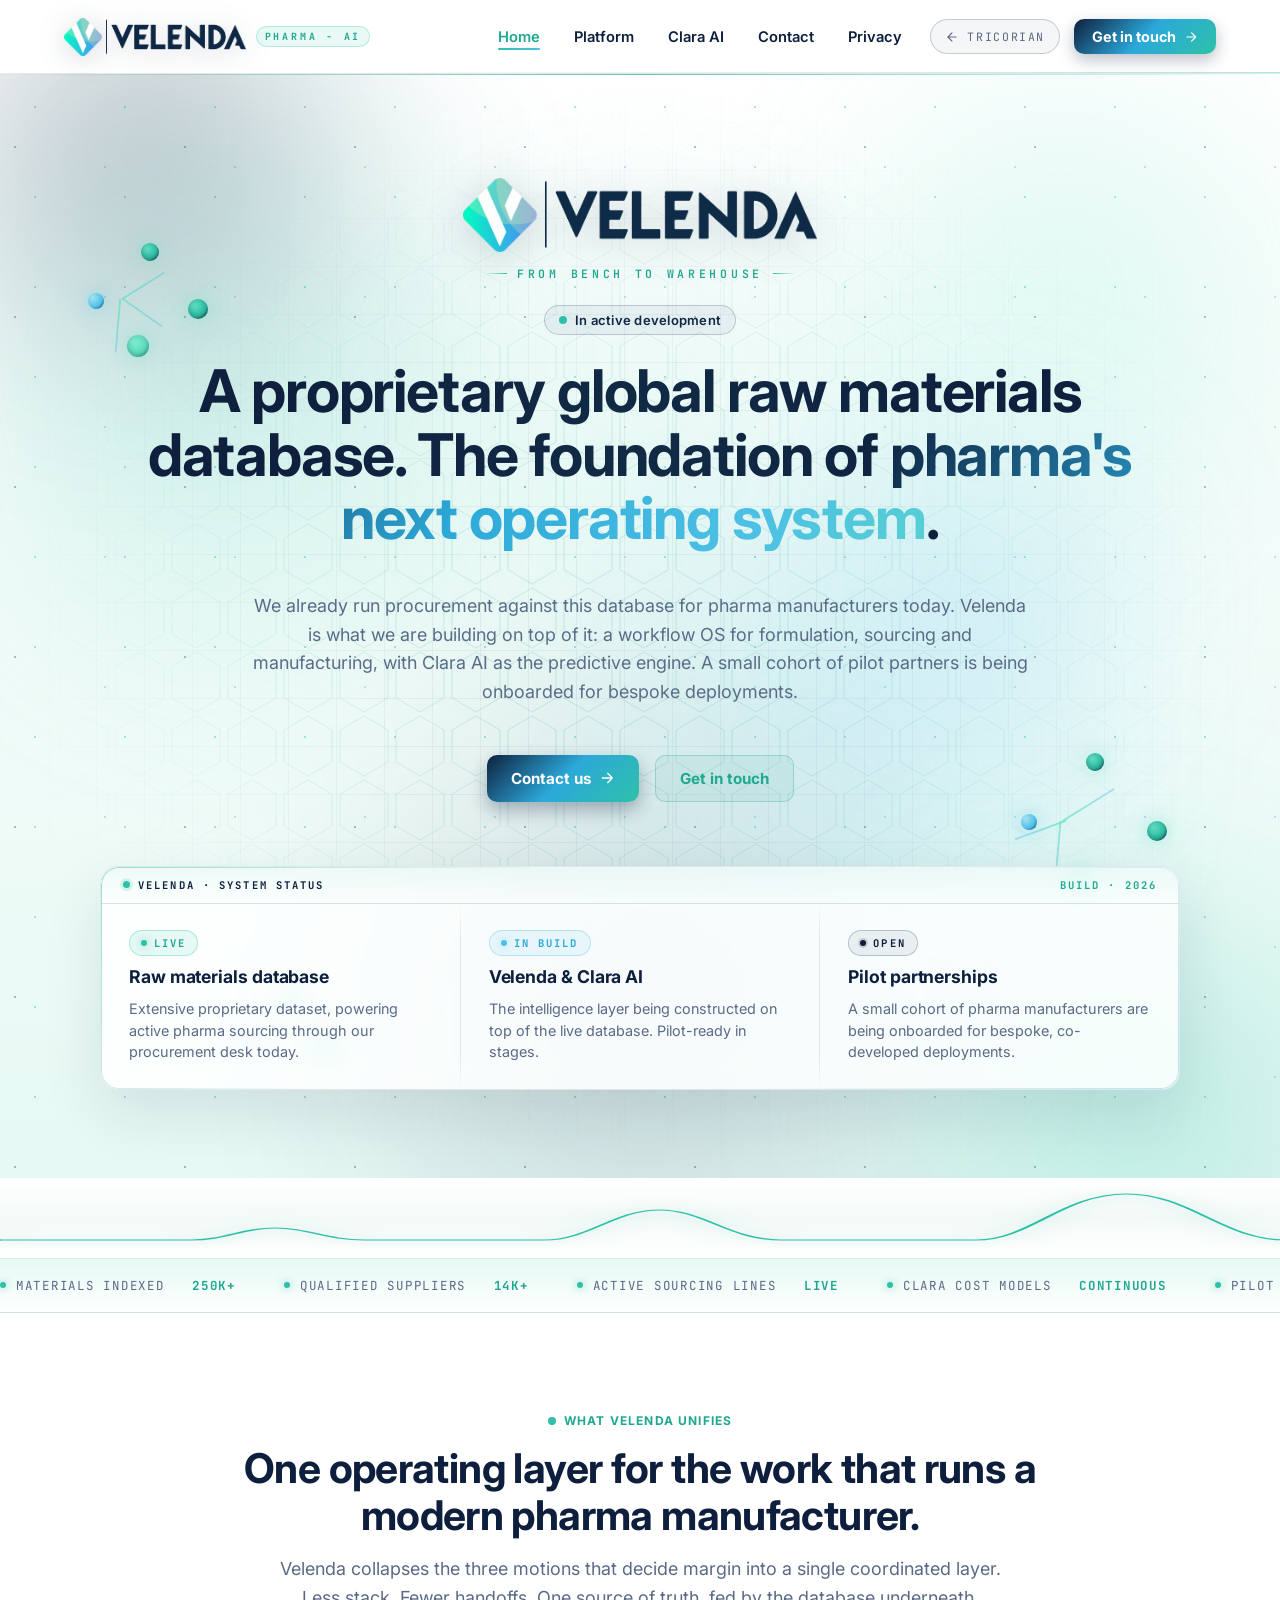
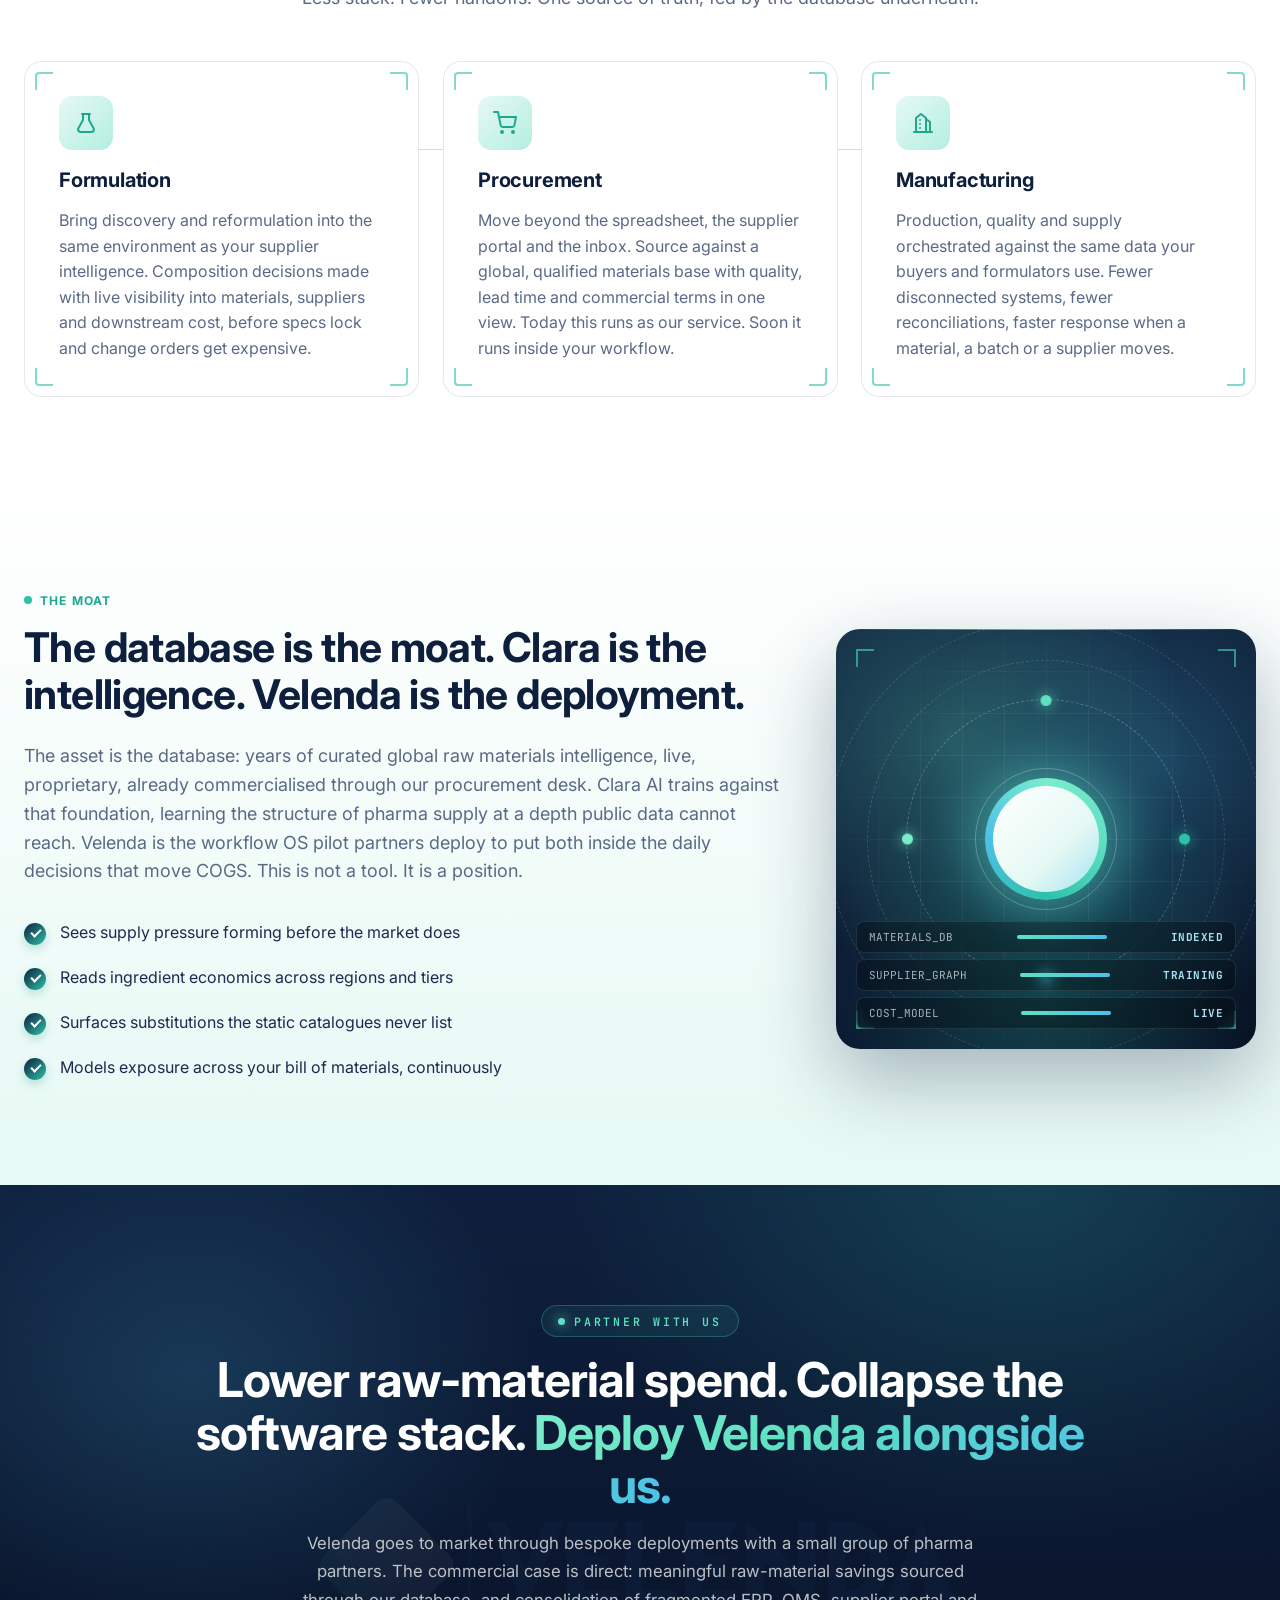
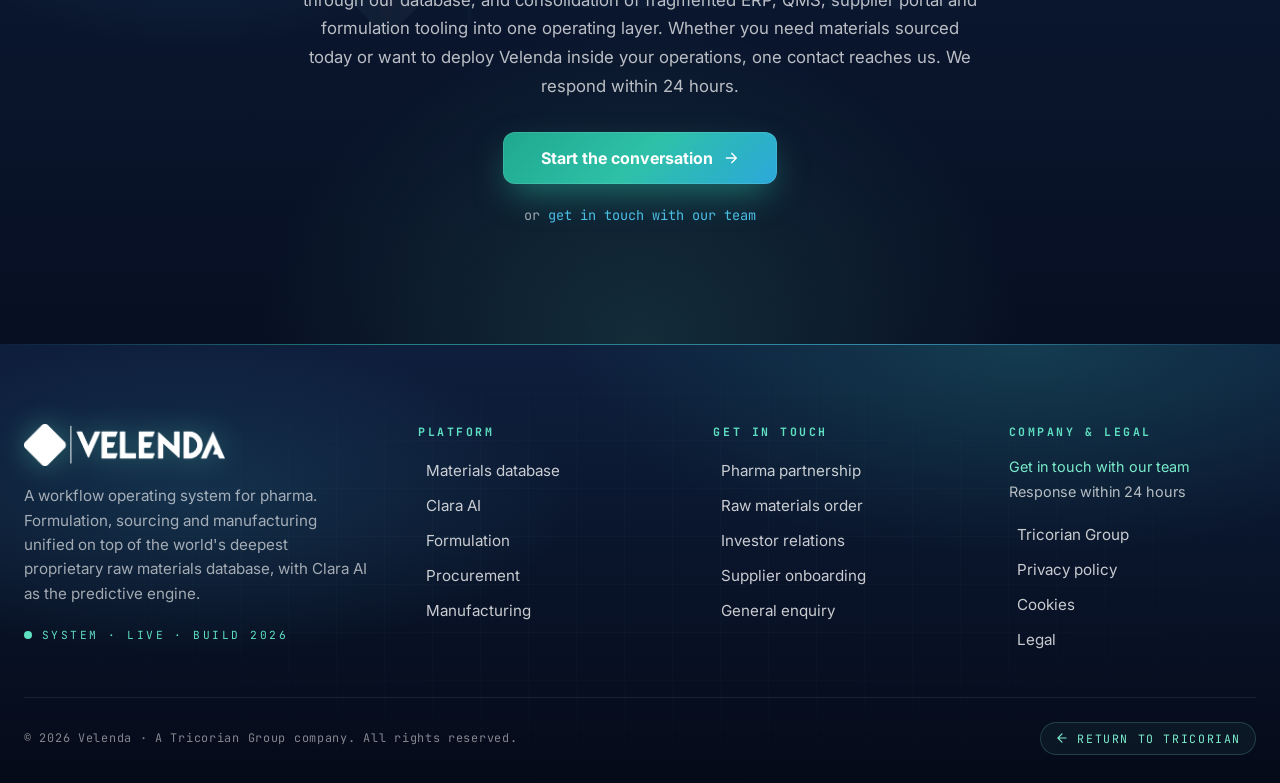
<file: index.html>
<!doctype html>
<html lang="en">
<head>
  <meta charset="utf-8">
  <meta name="viewport" content="width=device-width, initial-scale=1, viewport-fit=cover">
  <title>Velenda - Pharma's Next Operating System</title>
  <meta name="description" content="Velenda is a workflow operating system for pharma manufacturers, built on a proprietary global raw materials database with Clara AI as the predictive engine.">
  <meta name="theme-color" content="#0E1F3D">
  <meta name="color-scheme" content="light">

  <link rel="icon" type="image/png" href="assets/velenda-logo.png">
  <link rel="apple-touch-icon" href="assets/velenda-logo.png">

  <meta property="og:title" content="Velenda - Pharma's Next Operating System">
  <meta property="og:description" content="A workflow OS for formulation, sourcing and manufacturing, with Clara AI as the predictive engine.">
  <meta property="og:type" content="website">
  <meta property="og:url" content="https://www.velenda.com/">
  <meta property="og:image" content="assets/velenda-logo.png">

  <!-- Font preconnects: opens the TLS connection early so the woff2 download starts sooner -->
  <link rel="preconnect" href="https://fonts.googleapis.com">
  <link rel="preconnect" href="https://fonts.gstatic.com" crossorigin>
  <!-- Trimmed: only weights actually used (Inter 400/700, JetBrains Mono 700). display=swap = text shows in fallback font immediately. -->
  <link href="https://fonts.googleapis.com/css2?family=Inter:wght@400;700&family=JetBrains+Mono:wght@700&display=swap" rel="stylesheet">

  <link rel="stylesheet" href="css/main.css">

  <style>
  /* ============== MINIMAL UTILITIES (replaces Bootstrap CDN) ============== */
  .container { width:100%; max-width:1280px; padding-right:24px; padding-left:24px; margin-right:auto; margin-left:auto; box-sizing:border-box; }
  .row { display:flex; flex-wrap:wrap; margin-right:-12px; margin-left:-12px; }
  .row > [class*="col-"] { flex-shrink:0; width:100%; max-width:100%; padding-right:12px; padding-left:12px; box-sizing:border-box; }
  .col-12 { flex:0 0 auto; width:100%; }
  .g-3 { margin-right:-8px; margin-left:-8px; }  .g-3 > [class*="col-"] { padding-right:8px; padding-left:8px; margin-top:1rem; }
  .g-4 { margin-right:-12px; margin-left:-12px; } .g-4 > [class*="col-"] { padding-right:12px; padding-left:12px; margin-top:1.5rem; }
  .g-5 { margin-right:-24px; margin-left:-24px; } .g-5 > [class*="col-"] { padding-right:24px; padding-left:24px; margin-top:3rem; }
  @media (min-width:768px) {
    .col-md-4 { flex:0 0 auto; width:33.3333%; }
    .col-md-6 { flex:0 0 auto; width:50%; }
  }
  .mb-0 { margin-bottom:0 !important; }
  .mb-2 { margin-bottom:.5rem !important; }
  .mb-3 { margin-bottom:1rem !important; }
  .mb-4 { margin-bottom:1.5rem !important; }
  .mb-5 { margin-bottom:3rem !important; }
  .mt-3 { margin-top:1rem !important; }
  .mt-4 { margin-top:1.5rem !important; }
  .mt-5 { margin-top:3rem !important; }
  .text-center { text-align:center !important; }
  .d-flex { display:flex !important; }
  .flex-column { flex-direction:column !important; }
  .flex-wrap { flex-wrap:wrap !important; }
  .justify-content-center { justify-content:center !important; }
  .align-items-center { align-items:center !important; }
  .gap-3 { gap:1rem !important; }
  .w-100 { width:100% !important; }

  /* ============== PAGE-SPECIFIC: HOME ============== */
  .vl-hero { position:relative; overflow:hidden; background:linear-gradient(180deg,#fff 0%,var(--vl-mint-pale) 100%); padding:104px 0 88px; }
  .vl-hero__bg { position:absolute; inset:0; pointer-events:none; overflow:hidden; }
  .vl-hero__grid {
    position:absolute; inset:0;
    background-image:
      linear-gradient(rgba(51,63,112,.06) 1px, transparent 1px),
      linear-gradient(90deg, rgba(51,63,112,.06) 1px, transparent 1px);
    background-size:48px 48px;
    mask-image:radial-gradient(ellipse at center, #000 30%, transparent 75%);
    -webkit-mask-image:radial-gradient(ellipse at center, #000 30%, transparent 75%);
  }
  .vl-hero__glow-a, .vl-hero__glow-b, .vl-hero__glow-c { position:absolute; border-radius:50%; filter:blur(90px); pointer-events:none; }
  .vl-hero__glow-a { top:-180px; left:-120px; width:520px; height:520px; background:radial-gradient(circle, rgba(14,31,61,.30), transparent 70%); }
  .vl-hero__glow-b { bottom:-220px; right:-140px; width:580px; height:580px; background:radial-gradient(circle, rgba(46,193,168,.30), transparent 70%); }
  .vl-hero__glow-c { top:30%; right:8%; width:380px; height:380px; background:radial-gradient(circle, rgba(77,191,232,.25), transparent 70%); }
  .vl-hero .container { position:relative; z-index:2; }
  .vl-hero3d { perspective:1400px; transform-style:preserve-3d; }

  .vl-mol { position:absolute; pointer-events:none; transform-style:preserve-3d; animation:vlFloat 14s ease-in-out infinite; }
  .vl-mol--a { top:14%; left:6%;  width:140px; height:140px; animation-delay:-2s; }
  .vl-mol--b { top:60%; right:8%; width:170px; height:170px; animation-delay:-6s; }
  .vl-mol--c { bottom:8%; left:18%; width:110px; height:110px; animation-delay:-9s; }
  .vl-mol__atom {
    position:absolute; border-radius:50%;
    background:radial-gradient(circle at 30% 30%, var(--vl-teal-bright), var(--vl-teal) 60%, var(--vl-navy) 100%);
    box-shadow:0 0 18px rgba(95,224,194,.5), inset 0 -2px 6px rgba(0,0,0,.25);
  }
  .vl-mol__atom--n1 { top:10%; left:46%; width:18px; height:18px; }
  .vl-mol__atom--n2 { top:46%; left:8%;  width:16px; height:16px; background:radial-gradient(circle at 30% 30%, var(--vl-sky-soft), var(--vl-sky) 60%, var(--vl-navy) 100%); box-shadow:0 0 18px rgba(77,191,232,.5); }
  .vl-mol__atom--n3 { top:50%; right:6%; width:20px; height:20px; }
  .vl-mol__atom--n4 { bottom:8%; left:36%; width:22px; height:22px; background:radial-gradient(circle at 30% 30%, var(--vl-mint), var(--vl-teal-bright) 60%, var(--vl-teal-deep) 100%); }
  .vl-mol__bond { position:absolute; top:50%; left:50%; height:1.5px; transform-origin:0 50%; background:linear-gradient(90deg, rgba(95,224,194,.7), rgba(77,191,232,.4)); }
  .vl-mol__bond--b1 { width:36%; transform:translate(-50%,-50%) rotate(-32deg); }
  .vl-mol__bond--b2 { width:34%; transform:translate(-50%,-50%) rotate(35deg); }
  .vl-mol__bond--b3 { width:38%; transform:translate(-50%,-50%) rotate(95deg); }
  .vl-mol__bond--b4 { width:32%; transform:translate(-50%,-50%) rotate(160deg); }
  @keyframes vlFloat {
    0%   { transform:translate3d(0,0,0)    rotateX(0deg)   rotateY(0deg); }
    25%  { transform:translate3d(8px,-12px,0) rotateX(8deg)   rotateY(-12deg); }
    50%  { transform:translate3d(0,-20px,0)   rotateX(-4deg)  rotateY(0deg); }
    75%  { transform:translate3d(-10px,-8px,0) rotateX(-8deg) rotateY(12deg); }
    100% { transform:translate3d(0,0,0)    rotateX(0deg)   rotateY(0deg); }
  }

  .vl-brandlockup { display:inline-flex; flex-direction:column; align-items:center; gap:14px; margin-bottom:1.5rem; }
  .vl-brandlockup__logo { height:74px; width:auto; display:block; filter:drop-shadow(0 6px 20px rgba(14,31,61,.18)); }
  @media (max-width:600px){ .vl-brandlockup__logo { height:56px; } }
  .vl-brandlockup__tag {
    font-family:var(--vl-mono); font-size:.72rem; letter-spacing:.32em; text-transform:uppercase;
    color:var(--vl-teal-deep); font-weight:600;
    display:inline-flex; align-items:center; gap:10px;
  }
  .vl-brandlockup__tag::before, .vl-brandlockup__tag::after { content:""; width:22px; height:1px; background:linear-gradient(90deg, transparent, var(--vl-teal)); }
  .vl-brandlockup__tag::after { background:linear-gradient(90deg, var(--vl-teal), transparent); }

  .vl-console {
    position:relative; max-width:1080px; margin:64px auto 0;
    background:rgba(255,255,255,.86);
    -webkit-backdrop-filter:blur(14px) saturate(140%);
    backdrop-filter:blur(14px) saturate(140%);
    border:1px solid rgba(14,31,61,.10);
    border-radius:18px;
    box-shadow:0 24px 60px rgba(14,31,61,.10), inset 0 1px 0 rgba(255,255,255,.7);
    overflow:hidden; transform-style:preserve-3d; transition:transform .5s ease;
  }
  .vl-console::before {
    content:""; position:absolute; inset:0; border-radius:inherit; pointer-events:none; padding:1px;
    background:linear-gradient(135deg, rgba(46,193,168,.50), transparent 35%, transparent 65%, rgba(77,191,232,.40));
    -webkit-mask:linear-gradient(#000 0 0) content-box, linear-gradient(#000 0 0);
    -webkit-mask-composite:xor; mask-composite:exclude;
  }
  .vl-console__head {
    display:flex; justify-content:space-between; align-items:center; gap:16px; flex-wrap:wrap;
    padding:11px 22px;
    font-family:var(--vl-mono); font-size:.66rem; letter-spacing:.20em;
    color:var(--vl-mute); text-transform:uppercase;
    background:linear-gradient(180deg, rgba(46,193,168,.07), transparent);
    border-bottom:1px solid var(--vl-line);
    position:relative; z-index:1;
  }
  .vl-console__head-label { display:inline-flex; align-items:center; gap:8px; font-weight:700; color:var(--vl-navy); }
  .vl-console__head-dot { width:7px; height:7px; border-radius:50%; background:var(--vl-teal); box-shadow:0 0 0 3px rgba(46,193,168,.18); animation:vlPulse 2s infinite; }
  .vl-console__head-meta { color:var(--vl-teal-deep); font-weight:700; }
  .vl-console__body { display:grid; grid-template-columns:1fr 1px 1fr 1px 1fr; position:relative; z-index:1; }
  .vl-console__cell { padding:26px 28px; display:flex; flex-direction:column; gap:10px; align-items:flex-start; text-align:left; }
  .vl-console__divider { background:linear-gradient(180deg, transparent, var(--vl-line) 20%, var(--vl-line) 80%, transparent); align-self:stretch; }
  .vl-console__pill {
    display:inline-flex; align-items:center; gap:7px;
    font-family:var(--vl-mono); font-size:.66rem; font-weight:700; letter-spacing:.20em; text-transform:uppercase;
    padding:5px 11px; border-radius:999px;
    background:rgba(46,193,168,.10); border:1px solid rgba(46,193,168,.32);
    color:var(--vl-teal-deep);
  }
  .vl-console__pill::before { content:""; width:6px; height:6px; border-radius:50%; background:var(--vl-teal); box-shadow:0 0 8px rgba(46,193,168,.7); animation:vlPulse 1.6s infinite; }
  .vl-console__pill--build { background:rgba(77,191,232,.10); border-color:rgba(77,191,232,.32); color:var(--vl-sky-deep); }
  .vl-console__pill--build::before { background:var(--vl-sky); box-shadow:0 0 8px rgba(77,191,232,.7); }
  .vl-console__pill--open { background:rgba(14,31,61,.06); border-color:rgba(14,31,61,.22); color:var(--vl-navy); }
  .vl-console__pill--open::before { background:var(--vl-navy); box-shadow:0 0 0 2px rgba(14,31,61,.16); animation:none; }
  .vl-console__title { font-family:var(--vl-sans); font-size:1.1rem; font-weight:700; color:var(--vl-navy); letter-spacing:-.005em; line-height:1.25; margin:0; }
  .vl-console__desc  { color:var(--vl-mute); font-size:.9rem; line-height:1.5; margin:0; }
  @media (max-width:767.98px){
    .vl-console { margin-top:44px; }
    .vl-console__head { padding:10px 18px; font-size:.6rem; }
    .vl-console__body { grid-template-columns:1fr; }
    .vl-console__divider { height:1px; width:100%; background:linear-gradient(90deg, transparent, var(--vl-line) 15%, var(--vl-line) 85%, transparent); }
    .vl-console__cell { padding:22px; }
  }

  .vl-ecg { position:relative; height:80px; overflow:hidden; background:linear-gradient(180deg, transparent, rgba(38,166,136,.05), transparent); }
  .vl-ecg svg { position:absolute; left:0; top:50%; width:200%; height:60px; transform:translateY(-50%); animation:vlEcg 14s linear infinite; }
  .vl-ecg path { fill:none; stroke:var(--vl-teal); stroke-width:1.2; filter:drop-shadow(0 0 6px rgba(38,166,136,.55)); stroke-linejoin:round; stroke-linecap:round; }
  @keyframes vlEcg { from { transform:translate(0,-50%); } to { transform:translate(-50%,-50%); } }

  .vl-pillar-row { position:relative; }
  .vl-card {
    position:relative; background:#fff; border:1px solid var(--vl-line);
    border-radius:18px; padding:34px; height:100%;
    transition:transform .35s cubic-bezier(.2,.7,.2,1), box-shadow .25s ease, border-color .25s ease;
    overflow:hidden; z-index:1;
    transform-style:preserve-3d;
    will-change:transform;
  }
  .vl-card:hover { box-shadow:0 22px 50px rgba(51,63,112,.14); border-color:rgba(38,166,136,.40); }
  .vl-card::before {
    content:""; position:absolute; inset:0; border-radius:inherit;
    padding:1px; pointer-events:none;
    background:linear-gradient(135deg, transparent 35%, rgba(38,166,136,.55), transparent 65%);
    -webkit-mask:linear-gradient(#000 0 0) content-box, linear-gradient(#000 0 0);
    -webkit-mask-composite:xor; mask-composite:exclude;
    opacity:0; transition:opacity .35s ease;
  }
  .vl-card:hover::before { opacity:1; }
  .vl-card::after {
    content:""; position:absolute; left:var(--mx,50%); top:var(--my,50%);
    width:300px; height:300px; transform:translate(-50%,-50%);
    background:radial-gradient(circle, rgba(46,193,168,.18), transparent 65%);
    opacity:0; transition:opacity .25s ease;
    pointer-events:none;
  }
  .vl-card:hover::after { opacity:1; }
  .vl-card__icon {
    width:54px; height:54px; border-radius:13px;
    display:inline-flex; align-items:center; justify-content:center;
    background:linear-gradient(135deg, var(--vl-mint-pale), var(--vl-mint-soft));
    color:var(--vl-teal-deep); margin-bottom:18px; position:relative;
    transform:translateZ(20px);
  }
  .vl-card__icon::after {
    content:""; position:absolute; inset:-6px; border-radius:inherit;
    border:1px dashed rgba(38,166,136,.35); opacity:0; transition:opacity .25s ease;
  }
  .vl-card:hover .vl-card__icon::after { opacity:1; }
  .vl-card .vl-h3, .vl-card .vl-body { transform:translateZ(10px); }
  .vl-corner { position:absolute; width:18px; height:18px; border-color:var(--vl-teal); border-style:solid; border-width:0; opacity:.6; pointer-events:none; }
  .vl-corner--tl { top:10px; left:10px;  border-top-width:2px; border-left-width:2px;  border-top-left-radius:4px; }
  .vl-corner--tr { top:10px; right:10px; border-top-width:2px; border-right-width:2px; border-top-right-radius:4px; }
  .vl-corner--bl { bottom:10px; left:10px;  border-bottom-width:2px; border-left-width:2px;  border-bottom-left-radius:4px; }
  .vl-corner--br { bottom:10px; right:10px; border-bottom-width:2px; border-right-width:2px; border-bottom-right-radius:4px; }

  @media (min-width:768px){
    .vl-connect { position:absolute; left:32px; right:32px; top:88px; height:1px;
      background:linear-gradient(90deg, transparent, rgba(38,166,136,.30) 15%, rgba(38,166,136,.30) 85%, transparent);
      z-index:0; pointer-events:none; }
    .vl-connect span { position:absolute; top:50%; transform:translate(-50%,-50%); width:9px; height:9px; border-radius:50%; background:var(--vl-teal); box-shadow:0 0 0 4px rgba(38,166,136,.18), 0 0 12px rgba(38,166,136,.6); animation:vlPulse 2.4s infinite; }
    .vl-connect span:nth-child(1){ left:16.6%; }
    .vl-connect span:nth-child(2){ left:50%; }
    .vl-connect span:nth-child(3){ left:83.3%; }
  }

  .vl-checks { list-style:none; padding:0; margin:0; }
  .vl-checks li { position:relative; padding:10px 0 10px 36px; color:#1f2851; font-size:1rem; line-height:1.55; }
  .vl-checks li::before { content:""; position:absolute; left:0; top:13px; width:22px; height:22px; border-radius:50%; background:linear-gradient(135deg, var(--vl-navy), var(--vl-teal)); box-shadow:0 4px 10px rgba(38,166,136,.28); }
  .vl-checks li::after  { content:""; position:absolute; left:7px; top:19px; width:8px; height:4px; border-left:2px solid #fff; border-bottom:2px solid #fff; transform:rotate(-45deg); }

  .vl-clara {
    position:relative; aspect-ratio:1/1; border-radius:24px; overflow:hidden;
    background:
      radial-gradient(circle at 28% 28%, rgba(95,224,194,.32), transparent 55%),
      radial-gradient(circle at 78% 32%, rgba(77,191,232,.28), transparent 55%),
      radial-gradient(circle at 50% 85%, rgba(46,193,168,.28), transparent 55%),
      linear-gradient(135deg, #0E1F3D 0%, #070F22 100%);
    display:flex; align-items:center; justify-content:center; color:#fff;
    box-shadow:0 30px 80px rgba(14,31,61,.32);
    transform-style:preserve-3d;
    transition:transform .6s cubic-bezier(.2,.7,.2,1);
  }
  .vl-clara__grid {
    position:absolute; inset:0;
    background-image:
      linear-gradient(rgba(255,255,255,.06) 1px, transparent 1px),
      linear-gradient(90deg, rgba(255,255,255,.06) 1px, transparent 1px);
    background-size:42px 42px;
    mask-image:radial-gradient(ellipse at center, #000 40%, transparent 80%);
    -webkit-mask-image:radial-gradient(ellipse at center, #000 40%, transparent 80%);
  }
  .vl-clara__scan { position:absolute; left:0; right:0; top:0; height:1px; background:linear-gradient(90deg, transparent, rgba(75,231,195,.85), transparent); animation:vlScan 5s linear infinite; }
  .vl-clara__corners span { position:absolute; width:18px; height:18px; border:2px solid rgba(75,231,195,.55); }
  .vl-clara__corners span:nth-child(1){ top:20px; left:20px;  border-right:0; border-bottom:0; }
  .vl-clara__corners span:nth-child(2){ top:20px; right:20px; border-left:0;  border-bottom:0; }
  .vl-clara__corners span:nth-child(3){ bottom:20px; left:20px;  border-right:0; border-top:0; }
  .vl-clara__corners span:nth-child(4){ bottom:20px; right:20px; border-left:0;  border-top:0; }
  .vl-clara__orbit { position:relative; width:280px; height:280px; border-radius:50%; border:1px dashed rgba(255,255,255,.25); display:flex; align-items:center; justify-content:center; animation:vlSpin 30s linear infinite; transform-style:preserve-3d; }
  .vl-clara__orbit::before, .vl-clara__orbit::after { content:""; position:absolute; border-radius:50%; border:1px dashed rgba(255,255,255,.16); }
  .vl-clara__orbit::before { inset:-40px; }
  .vl-clara__orbit::after  { inset:-80px; }
  .vl-clara__node { position:absolute; width:11px; height:11px; border-radius:50%; background:var(--vl-teal-bright); box-shadow:0 0 14px rgba(95,224,194,.85); }
  .vl-clara__node:nth-child(1){ top:-5px; left:50%; transform:translateX(-50%); }
  .vl-clara__node:nth-child(2){ right:-5px; top:50%; transform:translateY(-50%); background:var(--vl-teal); box-shadow:0 0 14px rgba(46,193,168,.85); }
  .vl-clara__node:nth-child(3){ bottom:-5px; left:50%; transform:translateX(-50%); background:var(--vl-sky); box-shadow:0 0 14px rgba(77,191,232,.85); }
  .vl-clara__node:nth-child(4){ left:-5px; top:50%; transform:translateY(-50%); background:var(--vl-mint); box-shadow:0 0 14px rgba(122,236,204,.85); }
  .vl-clara__core {
    width:122px; height:122px; border-radius:50%;
    background:conic-gradient(from 90deg at 50% 50%,
      var(--vl-teal-bright) 0deg, var(--vl-teal) 90deg,
      var(--vl-sky) 180deg, var(--vl-mint) 270deg,
      var(--vl-teal-bright) 360deg);
    box-shadow:0 0 60px rgba(95,224,194,.55), 0 0 80px rgba(77,191,232,.30);
    display:flex; align-items:center; justify-content:center;
    font-weight:800; font-size:1.05rem; letter-spacing:.18em; color:#0E1F3D;
    animation:vlSpinRev 30s linear infinite; position:relative;
  }
  .vl-clara__core::before { content:""; position:absolute; inset:8px; border-radius:50%; background:linear-gradient(135deg, #fff, #E6F9F4 60%, #A6E2F2); }
  .vl-clara__core > * { position:relative; z-index:1; }
  .vl-clara__core::after { content:""; position:absolute; inset:-10px; border-radius:50%; border:1px solid rgba(255,255,255,.25); animation:vlPulseRing 3s ease-out infinite; }
  @keyframes vlPulseRing { 0% { transform:scale(1); opacity:.7; } 100% { transform:scale(1.6); opacity:0; } }
  @keyframes vlSpin    { to { transform:rotate(360deg); } }
  @keyframes vlSpinRev { to { transform:rotate(-360deg); } }

  .vl-telemetry { position:absolute; left:20px; right:20px; bottom:20px; display:flex; flex-direction:column; gap:6px; z-index:2; font-family:var(--vl-mono); font-size:11px; color:rgba(255,255,255,.88); }
  .vl-tele-row { display:flex; justify-content:space-between; align-items:center; gap:10px; padding:8px 12px; border-radius:8px; background:rgba(0,0,0,.30); backdrop-filter:blur(6px); -webkit-backdrop-filter:blur(6px); border:1px solid rgba(255,255,255,.10); }
  .vl-tele-row__label { color:rgba(255,255,255,.65); }
  .vl-tele-row__value { color:#A6E2F2; font-weight:700; letter-spacing:.04em; }
  .vl-tele-row__bar   { flex:1; max-width:90px; height:4px; border-radius:2px; background:rgba(255,255,255,.12); position:relative; overflow:hidden; }
  .vl-tele-row__bar::after { content:""; position:absolute; inset:0; transform-origin:left; background:linear-gradient(90deg, var(--vl-teal-bright), var(--vl-sky)); animation:vlBar 4s ease-in-out infinite; }
  .vl-tele-row:nth-child(2) .vl-tele-row__bar::after { animation-delay:-1s; }
  .vl-tele-row:nth-child(3) .vl-tele-row__bar::after { animation-delay:-2s; }
  @keyframes vlBar { 0% { transform:scaleX(.18); } 50% { transform:scaleX(.96); } 100% { transform:scaleX(.18); } }

  .vl-ticker {
    position:relative;
    background:linear-gradient(180deg, var(--vl-mint-pale), #fff);
    border-top:1px solid var(--vl-line);
    border-bottom:1px solid var(--vl-line);
    padding:18px 0; overflow:hidden;
    font-family:var(--vl-mono);
    font-size:.78rem; letter-spacing:.14em; text-transform:uppercase;
    color:var(--vl-navy);
  }
  .vl-ticker__track { display:flex; gap:48px; width:max-content; animation:vlTickerScroll 38s linear infinite; }
  .vl-ticker__item { display:inline-flex; align-items:center; gap:10px; color:var(--vl-mute); }
  .vl-ticker__item strong { color:var(--vl-teal-deep); }
  .vl-ticker__item::before { content:""; width:6px; height:6px; border-radius:50%; background:var(--vl-teal); box-shadow:0 0 8px rgba(46,193,168,.7); }
  @keyframes vlTickerScroll { from { transform:translateX(0); } to { transform:translateX(-50%); } }

  .vl-final { position:relative; }
  .vl-final::after {
    content:""; position:absolute; left:50%; top:50%;
    width:min(640px,80vw); height:min(640px,80vw);
    transform:translate(-50%,-50%);
    background:url('assets/velenda-logo.png') center/contain no-repeat;
    opacity:.04; filter:grayscale(20%) brightness(2.5);
    pointer-events:none; mix-blend-mode:screen;
  }
  .vl-final__inner { position:relative; z-index:1; max-width:980px; margin:0 auto; text-align:center; padding:24px; }
  .vl-final__eyebrow {
    display:inline-flex; align-items:center; gap:.55rem;
    font-family:var(--vl-mono); font-size:.72rem; letter-spacing:.25em; text-transform:uppercase;
    color:var(--vl-teal-bright); font-weight:600; margin-bottom:1.1rem;
    padding:.45rem 1rem; background:rgba(75,231,195,.08); border:1px solid rgba(75,231,195,.25); border-radius:999px;
  }
  .vl-final__eyebrow-dot { width:7px; height:7px; border-radius:50%; background:var(--vl-teal-bright); box-shadow:0 0 12px var(--vl-teal-bright); animation:vlPulse 1.6s ease-in-out infinite; }
  .vl-final__h { font-family:var(--vl-sans); font-weight:700; font-size:clamp(2rem,4vw,3rem); letter-spacing:-.02em; line-height:1.1; color:#fff; margin:0 0 1rem; }
  .vl-final__h em { font-style:normal; background:linear-gradient(135deg, var(--vl-mint) 0%, var(--vl-teal-bright) 45%, var(--vl-sky) 100%); -webkit-background-clip:text; background-clip:text; -webkit-text-fill-color:transparent; }
  .vl-final__p { color:rgba(255,255,255,.72); font-size:1.05rem; line-height:1.7; max-width:680px; margin:0 auto 2rem; }
  .vl-final__cta {
    position:relative; display:inline-flex; align-items:center; gap:.6rem;
    background:linear-gradient(135deg, var(--vl-teal-deep) 0%, var(--vl-teal) 50%, var(--vl-sky-deep) 100%);
    color:#fff !important; padding:1rem 2.4rem; border-radius:12px; font-weight:700; text-decoration:none;
    box-shadow:0 14px 35px -8px rgba(46,193,168,.55), 0 0 0 1px rgba(255,255,255,.10) inset;
    transition:transform .3s ease, box-shadow .3s ease; overflow:hidden;
  }
  .vl-final__cta::before { content:""; position:absolute; top:0; left:-100%; width:100%; height:100%; background:linear-gradient(90deg, transparent, rgba(255,255,255,.3), transparent); transition:left .6s ease; }
  .vl-final__cta:hover { transform:translateY(-2px); box-shadow:0 22px 45px -10px rgba(38,166,136,.7), 0 0 0 1px rgba(255,255,255,.20) inset, 0 0 30px rgba(38,166,136,.25); }
  .vl-final__cta:hover::before { left:100%; }
  .vl-final__cta svg { width:16px; height:16px; transition:transform .3s ease; }
  .vl-final__cta:hover svg { transform:translateX(4px); }
  .vl-final__email { display:block; margin-top:1.4rem; color:rgba(255,255,255,.6); font-size:.85rem; font-family:var(--vl-mono); }
  .vl-final__email a { color:var(--vl-sky); text-decoration:none; }
  .vl-final__email a:hover { color:#fff; text-shadow:0 0 12px var(--vl-sky); }

  @media (max-width:767.98px){
    .vl-hero { padding:80px 0 64px; }
    .vl-section { padding:72px 0; }
    .vl-clara__orbit { width:220px; height:220px; }
    .vl-clara__orbit::before { inset:-28px; }
    .vl-clara__orbit::after  { inset:-56px; }
    .vl-ecg { height:60px; }
    .vl-telemetry { font-size:10px; left:14px; right:14px; bottom:14px; }
    .vl-mol { display:none; }
  }

  /* ============== LAYOUT FIXES ============== */
  /* Pillars: force 3-up side-by-side from 640px (instead of 768px) and override the row's flex so columns sit as true grid pillars. */
  @media (min-width:640px){
    .vl-pillar-row {
      display:grid;
      grid-template-columns:repeat(3, minmax(0,1fr));
      gap:24px;
      margin-right:0; margin-left:0;
    }
    .vl-pillar-row > [class*="col-"] {
      width:auto; max-width:none;
      padding-right:0; padding-left:0; margin-top:0;
      flex:0 0 auto;
    }
    .vl-pillar-row .vl-card { height:100%; }
  }

  /* Moat section: text left, Clara right at 768px+, sized so it sits adjacent to the copy with no dead gap. */
  .vl-clara { max-width:420px; margin-left:auto; margin-right:auto; }
  @media (min-width:768px){
    #clara .row {
      display:grid;
      grid-template-columns:minmax(0,1fr) minmax(0,420px);
      gap:48px;
      align-items:center;
      margin-right:0; margin-left:0;
    }
    #clara .row > [class*="col-"] {
      width:auto; max-width:none;
      padding-right:0; padding-left:0; margin-top:0;
      flex:0 0 auto;
    }
    #clara .vl-clara { margin:0; max-width:none; width:100%; }
  }
  </style>
</head>
<body>
  <a class="vl-skip" href="#main">Skip to content</a>
  <div class="vl-grain" aria-hidden="true"></div>
  <div class="vl-cursor" aria-hidden="true"></div>

  <!-- Header (inlined - no JS fetch needed) -->
  <header class="vl-header" id="vlHeader">
    <div class="vl-header__inner">
      <a href="index.html" class="vl-header__brand" aria-label="Velenda home">
        <img src="assets/velenda-logo.png" alt="Velenda" class="vl-header__logo">
        <span class="vl-header__brandtag">Pharma - AI</span>
      </a>

      <nav class="vl-header__nav" id="vlNav" aria-label="Primary">
        <a href="index.html"              class="vl-header__link" data-nav="index.html">Home</a>
        <a href="index.html#capabilities" class="vl-header__link">Platform</a>
        <a href="index.html#clara"        class="vl-header__link">Clara AI</a>
        <a href="contact.html"            class="vl-header__link" data-nav="contact.html">Contact</a>
        <a href="privacy-policy.html"     class="vl-header__link" data-nav="privacy-policy.html">Privacy</a>

        <a href="https://www.tricorian.com/" class="vl-header__return" rel="noopener">
          <svg viewBox="0 0 24 24" fill="none" aria-hidden="true">
            <path d="M19 12H5M12 19l-7-7 7-7" stroke="currentColor" stroke-width="2" stroke-linecap="round" stroke-linejoin="round"/>
          </svg>
          Tricorian
        </a>

        <a href="contact.html" class="vl-header__cta">
          Get in touch
          <svg width="14" height="14" viewBox="0 0 24 24" fill="none" aria-hidden="true">
            <path d="M5 12h14M13 5l7 7-7 7" stroke="currentColor" stroke-width="2" stroke-linecap="round" stroke-linejoin="round"/>
          </svg>
        </a>
      </nav>

      <button class="vl-header__toggle" id="vlToggle" aria-label="Toggle menu" aria-expanded="false" aria-controls="vlNav">
        <span></span>
      </button>
    </div>
  </header>

  <main id="main">

    <!-- HERO -->
    <section class="vl-hero vl-hero3d">
      <div class="vl-hero__bg">
        <div class="vl-hero__grid"></div>
        <div class="vl-hex"></div>
        <div class="vl-particles"></div>
        <div class="vl-aurora"></div>
        <div class="vl-scanline"></div>
        <div class="vl-hero__glow-a"></div>
        <div class="vl-hero__glow-b"></div>
        <div class="vl-hero__glow-c"></div>

        <div class="vl-mol vl-mol--a" aria-hidden="true">
          <span class="vl-mol__bond vl-mol__bond--b1"></span>
          <span class="vl-mol__bond vl-mol__bond--b2"></span>
          <span class="vl-mol__bond vl-mol__bond--b3"></span>
          <span class="vl-mol__atom vl-mol__atom--n1"></span>
          <span class="vl-mol__atom vl-mol__atom--n2"></span>
          <span class="vl-mol__atom vl-mol__atom--n3"></span>
          <span class="vl-mol__atom vl-mol__atom--n4"></span>
        </div>
        <div class="vl-mol vl-mol--b" aria-hidden="true">
          <span class="vl-mol__bond vl-mol__bond--b1"></span>
          <span class="vl-mol__bond vl-mol__bond--b3"></span>
          <span class="vl-mol__bond vl-mol__bond--b4"></span>
          <span class="vl-mol__atom vl-mol__atom--n1"></span>
          <span class="vl-mol__atom vl-mol__atom--n2"></span>
          <span class="vl-mol__atom vl-mol__atom--n3"></span>
          <span class="vl-mol__atom vl-mol__atom--n4"></span>
        </div>
        <div class="vl-mol vl-mol--c" aria-hidden="true">
          <span class="vl-mol__bond vl-mol__bond--b2"></span>
          <span class="vl-mol__bond vl-mol__bond--b3"></span>
          <span class="vl-mol__atom vl-mol__atom--n1"></span>
          <span class="vl-mol__atom vl-mol__atom--n2"></span>
          <span class="vl-mol__atom vl-mol__atom--n3"></span>
        </div>
      </div>
      <div class="container">
        <div class="d-flex flex-column align-items-center text-center">
          <div class="vl-brandlockup vl-reveal">
            <img src="assets/velenda-logo.png" alt="Velenda" class="vl-brandlockup__logo">
            <span class="vl-brandlockup__tag">From Bench to Warehouse</span>
          </div>
          <span class="vl-pill mb-4 vl-reveal" data-delay="1">
            <span class="vl-pill__dot"></span>
            In active development
          </span>
          <h1 class="vl-h1 mb-4 vl-reveal" data-delay="2" style="max-width:1040px;">
            A proprietary global raw materials database. The foundation of <span class="vl-grad">pharma's next operating system</span>.
          </h1>
          <p class="vl-lead mb-5 vl-reveal" data-delay="3" style="max-width:780px;">
            We already run procurement against this database for pharma manufacturers today. Velenda is what we are building on top of it: a workflow OS for formulation, sourcing and manufacturing, with Clara AI as the predictive engine. A small cohort of pilot partners is being onboarded for bespoke deployments.
          </p>
          <div class="d-flex flex-wrap justify-content-center gap-3 vl-reveal" data-delay="3">
            <a href="contact.html" class="vl-cta">
              Contact us
              <svg width="16" height="16" viewBox="0 0 24 24" fill="none" aria-hidden="true">
                <path d="M5 12h14M13 5l7 7-7 7" stroke="currentColor" stroke-width="2" stroke-linecap="round" stroke-linejoin="round"/>
              </svg>
            </a>
            <a href="https://www.tricorian.com/contact-us/" class="vl-ghost">Get in touch</a>
          </div>
        </div>

        <div class="vl-console vl-reveal" data-tilt>
          <div class="vl-console__head">
            <span class="vl-console__head-label"><span class="vl-console__head-dot"></span>Velenda &middot; System status</span>
            <span class="vl-console__head-meta">build &middot; 2026</span>
          </div>
          <div class="vl-console__body">
            <div class="vl-console__cell">
              <span class="vl-console__pill">Live</span>
              <h3 class="vl-console__title">Raw materials database</h3>
              <p class="vl-console__desc">Extensive proprietary dataset, powering active pharma sourcing through our procurement desk today.</p>
            </div>
            <span class="vl-console__divider" aria-hidden="true"></span>
            <div class="vl-console__cell">
              <span class="vl-console__pill vl-console__pill--build">In build</span>
              <h3 class="vl-console__title">Velenda &amp; Clara AI</h3>
              <p class="vl-console__desc">The intelligence layer being constructed on top of the live database. Pilot-ready in stages.</p>
            </div>
            <span class="vl-console__divider" aria-hidden="true"></span>
            <div class="vl-console__cell">
              <span class="vl-console__pill vl-console__pill--open">Open</span>
              <h3 class="vl-console__title">Pilot partnerships</h3>
              <p class="vl-console__desc">A small cohort of pharma manufacturers are being onboarded for bespoke, co-developed deployments.</p>
            </div>
          </div>
        </div>
      </div>
    </section>

    <div class="vl-ecg" aria-hidden="true" role="presentation">
      <svg viewBox="0 0 800 60" preserveAspectRatio="none">
        <path d="M0 52 L60 52 C70 52 76 40 86 40 C96 40 102 52 114 52 L170 52 C184 52 192 22 206 22 C220 22 228 52 244 52 L305 52 C322 52 332 6 352 6 C372 6 382 52 402 52 L460 52 C470 52 474 44 482 44 C490 44 494 52 506 52 L555 52 C568 52 576 28 590 28 C604 28 612 52 628 52 L700 52 C712 52 718 46 724 46 C730 46 734 52 742 52 L800 52"/>
        <path d="M-800 52 L-740 52 C-730 52 -724 40 -714 40 C-704 40 -698 52 -686 52 L-630 52 C-616 52 -608 22 -594 22 C-580 22 -572 52 -556 52 L-495 52 C-478 52 -468 6 -448 6 C-428 6 -418 52 -398 52 L-340 52 C-330 52 -326 44 -318 44 C-310 44 -306 52 -294 52 L-245 52 C-232 52 -224 28 -210 28 C-196 28 -188 52 -172 52 L-100 52 C-88 52 -82 46 -76 46 C-70 46 -66 52 -58 52 L0 52"/>
      </svg>
    </div>

    <div class="vl-ticker" aria-hidden="true">
      <div class="vl-ticker__track">
        <span class="vl-ticker__item">Materials indexed &nbsp;<strong>250k+</strong></span>
        <span class="vl-ticker__item">Qualified suppliers &nbsp;<strong>14k+</strong></span>
        <span class="vl-ticker__item">Active sourcing lines &nbsp;<strong>Live</strong></span>
        <span class="vl-ticker__item">Clara cost models &nbsp;<strong>Continuous</strong></span>
        <span class="vl-ticker__item">Pilot deployments &nbsp;<strong>Onboarding</strong></span>
        <span class="vl-ticker__item">Regions covered &nbsp;<strong>Global</strong></span>
        <span class="vl-ticker__item">Materials indexed &nbsp;<strong>250k+</strong></span>
        <span class="vl-ticker__item">Qualified suppliers &nbsp;<strong>14k+</strong></span>
        <span class="vl-ticker__item">Active sourcing lines &nbsp;<strong>Live</strong></span>
        <span class="vl-ticker__item">Clara cost models &nbsp;<strong>Continuous</strong></span>
        <span class="vl-ticker__item">Pilot deployments &nbsp;<strong>Onboarding</strong></span>
        <span class="vl-ticker__item">Regions covered &nbsp;<strong>Global</strong></span>
      </div>
    </div>

    <!-- CAPABILITIES -->
    <section id="capabilities" class="vl-section vl-section--white">
      <div class="container">
        <div class="text-center mb-5 vl-reveal">
          <span class="vl-eyebrow">
            <span class="vl-eyebrow-dot"></span>
            What Velenda unifies
          </span>
          <h2 class="vl-h2 mt-3 mb-3" style="max-width:820px;margin-left:auto;margin-right:auto;">
            One operating layer for the work that runs a modern pharma manufacturer.
          </h2>
          <p class="vl-lead" style="max-width:760px;margin:0 auto;">
            Velenda collapses the three motions that decide margin into a single coordinated layer. Less stack. Fewer handoffs. One source of truth, fed by the database underneath.
          </p>
        </div>

        <div class="row g-4 mt-4 vl-pillar-row">
          <div class="vl-connect" aria-hidden="true"><span></span><span></span><span></span></div>

          <div class="col-12 col-md-4 vl-reveal">
            <div class="vl-card" data-tilt>
              <span class="vl-corner vl-corner--tl"></span>
              <span class="vl-corner vl-corner--tr"></span>
              <span class="vl-corner vl-corner--bl"></span>
              <span class="vl-corner vl-corner--br"></span>
              <div class="vl-card__icon">
                <svg width="24" height="24" viewBox="0 0 24 24" fill="none" stroke="currentColor" stroke-width="2" stroke-linecap="round" stroke-linejoin="round"><path d="M9 3v6l-5 9a3 3 0 0 0 3 3h10a3 3 0 0 0 3-3l-5-9V3"/><path d="M8 3h8"/></svg>
              </div>
              <h3 class="vl-h3 mb-2">Formulation</h3>
              <p class="vl-body mb-0">
                Bring discovery and reformulation into the same environment as your supplier intelligence. Composition decisions made with live visibility into materials, suppliers and downstream cost, before specs lock and change orders get expensive.
              </p>
            </div>
          </div>

          <div class="col-12 col-md-4 vl-reveal" data-delay="1">
            <div class="vl-card" data-tilt>
              <span class="vl-corner vl-corner--tl"></span>
              <span class="vl-corner vl-corner--tr"></span>
              <span class="vl-corner vl-corner--bl"></span>
              <span class="vl-corner vl-corner--br"></span>
              <div class="vl-card__icon">
                <svg width="24" height="24" viewBox="0 0 24 24" fill="none" stroke="currentColor" stroke-width="2" stroke-linecap="round" stroke-linejoin="round"><circle cx="9" cy="21" r="1"/><circle cx="20" cy="21" r="1"/><path d="M1 1h4l2.7 13.4a2 2 0 0 0 2 1.6h9.7a2 2 0 0 0 2-1.6L23 6H6"/></svg>
              </div>
              <h3 class="vl-h3 mb-2">Procurement</h3>
              <p class="vl-body mb-0">
                Move beyond the spreadsheet, the supplier portal and the inbox. Source against a global, qualified materials base with quality, lead time and commercial terms in one view. Today this runs as our service. Soon it runs inside your workflow.
              </p>
            </div>
          </div>

          <div class="col-12 col-md-4 vl-reveal" data-delay="2">
            <div class="vl-card" data-tilt>
              <span class="vl-corner vl-corner--tl"></span>
              <span class="vl-corner vl-corner--tr"></span>
              <span class="vl-corner vl-corner--bl"></span>
              <span class="vl-corner vl-corner--br"></span>
              <div class="vl-card__icon">
                <svg width="24" height="24" viewBox="0 0 24 24" fill="none" stroke="currentColor" stroke-width="2" stroke-linecap="round" stroke-linejoin="round"><path d="M3 21h18"/><path d="M5 21V7l5-4 5 4v14"/><path d="M19 21V11l-4-3"/><path d="M9 9v.01"/><path d="M9 13v.01"/><path d="M9 17v.01"/></svg>
              </div>
              <h3 class="vl-h3 mb-2">Manufacturing</h3>
              <p class="vl-body mb-0">
                Production, quality and supply orchestrated against the same data your buyers and formulators use. Fewer disconnected systems, fewer reconciliations, faster response when a material, a batch or a supplier moves.
              </p>
            </div>
          </div>
        </div>
      </div>
    </section>

    <!-- CLARA -->
    <section id="clara" class="vl-section vl-section--gradient">
      <div class="container">
        <div class="row align-items-center g-5">
          <div class="col-12 col-md-6 vl-reveal">
            <span class="vl-eyebrow">
              <span class="vl-eyebrow-dot"></span>
              The moat
            </span>
            <h2 class="vl-h2 mt-3 mb-4">
              The database is the moat. Clara is the intelligence. Velenda is the deployment.
            </h2>
            <p class="vl-lead mb-4">
              The asset is the database: years of curated global raw materials intelligence, live, proprietary, already commercialised through our procurement desk. Clara AI trains against that foundation, learning the structure of pharma supply at a depth public data cannot reach. Velenda is the workflow OS pilot partners deploy to put both inside the daily decisions that move COGS. This is not a tool. It is a position.
            </p>
            <ul class="vl-checks">
              <li>Sees supply pressure forming before the market does</li>
              <li>Reads ingredient economics across regions and tiers</li>
              <li>Surfaces substitutions the static catalogues never list</li>
              <li>Models exposure across your bill of materials, continuously</li>
            </ul>
          </div>
          <div class="col-12 col-md-6 vl-reveal" data-delay="1">
            <div class="vl-clara" data-tilt>
              <div class="vl-clara__grid"></div>
              <div class="vl-clara__scan"></div>
              <div class="vl-clara__corners"><span></span><span></span><span></span><span></span></div>
              <div class="vl-clara__orbit">
                <span class="vl-clara__node"></span>
                <span class="vl-clara__node"></span>
                <span class="vl-clara__node"></span>
                <span class="vl-clara__node"></span>
                <div class="vl-clara__core">CLARA</div>
              </div>
              <div class="vl-telemetry" aria-hidden="true">
                <div class="vl-tele-row">
                  <span class="vl-tele-row__label">MATERIALS_DB</span>
                  <span class="vl-tele-row__bar"></span>
                  <span class="vl-tele-row__value">INDEXED</span>
                </div>
                <div class="vl-tele-row">
                  <span class="vl-tele-row__label">SUPPLIER_GRAPH</span>
                  <span class="vl-tele-row__bar"></span>
                  <span class="vl-tele-row__value">TRAINING</span>
                </div>
                <div class="vl-tele-row">
                  <span class="vl-tele-row__label">COST_MODEL</span>
                  <span class="vl-tele-row__bar"></span>
                  <span class="vl-tele-row__value">LIVE</span>
                </div>
              </div>
            </div>
          </div>
        </div>
      </div>
    </section>

    <!-- FINAL CTA -->
    <section id="contact" class="vl-section vl-section--dark vl-final">
      <div class="container">
        <div class="vl-final__inner vl-reveal">
          <span class="vl-final__eyebrow">
            <span class="vl-final__eyebrow-dot"></span>
            Partner with us
          </span>
          <h2 class="vl-final__h">Lower raw-material spend. Collapse the software stack. <em>Deploy Velenda alongside us.</em></h2>
          <p class="vl-final__p">
            Velenda goes to market through bespoke deployments with a small group of pharma partners. The commercial case is direct: meaningful raw-material savings sourced through our database, and consolidation of fragmented ERP, QMS, supplier portal and formulation tooling into one operating layer. Whether you need materials sourced today or want to deploy Velenda inside your operations, one contact reaches us. We respond within 24 hours.
          </p>
          <a href="contact.html" class="vl-final__cta">
            Start the conversation
            <svg viewBox="0 0 24 24" fill="none" aria-hidden="true">
              <path d="M5 12h14M13 5l7 7-7 7" stroke="currentColor" stroke-width="2" stroke-linecap="round" stroke-linejoin="round"/>
            </svg>
          </a>
          <span class="vl-final__email">
            or <a href="https://www.tricorian.com/contact-us/">get in touch with our team</a>
          </span>
        </div>
      </div>
    </section>

  </main>

  <!-- Footer (inlined - no JS fetch needed) -->
  <footer class="vl-footer">
    <div class="vl-footer__bg">
      <div class="vl-footer__grid"></div>
    </div>
    <div class="container vl-footer__inner">
      <div class="vl-footer__top">

        <div class="vl-footer__brand">
          <a href="index.html" class="vl-footer__brand-link" aria-label="Velenda home">
            <img
              src="assets/velenda-logo.png"
              alt="Velenda"
              class="vl-footer__logo"
              width="3314" height="693"
              style="height:42px;width:auto;max-width:220px;object-fit:contain;align-self:flex-start;display:block;">
          </a>
          <p class="vl-footer__lede">
            A workflow operating system for pharma. Formulation, sourcing and manufacturing
            unified on top of the world's deepest proprietary raw materials database, with
            Clara AI as the predictive engine.
          </p>
          <span class="vl-footer__signal">
            <span class="vl-footer__signal-dot"></span>
            System &middot; Live &middot; Build 2026
          </span>
        </div>

        <div>
          <h4 class="vl-footer__col-h">Platform</h4>
          <ul class="vl-footer__list">
            <li><a href="index.html#capabilities">Materials database</a></li>
            <li><a href="index.html#clara">Clara AI</a></li>
            <li><a href="index.html#capabilities">Formulation</a></li>
            <li><a href="index.html#capabilities">Procurement</a></li>
            <li><a href="index.html#capabilities">Manufacturing</a></li>
          </ul>
        </div>

        <div>
          <h4 class="vl-footer__col-h">Get in touch</h4>
          <ul class="vl-footer__list">
            <li><a href="contact.html?type=partnership">Pharma partnership</a></li>
            <li><a href="contact.html?type=materials">Raw materials order</a></li>
            <li><a href="contact.html?type=investor">Investor relations</a></li>
            <li><a href="contact.html?type=supplier">Supplier onboarding</a></li>
            <li><a href="contact.html">General enquiry</a></li>
          </ul>
        </div>

        <div>
          <h4 class="vl-footer__col-h">Company &amp; Legal</h4>
          <p class="vl-footer__contact">
            <a href="https://www.tricorian.com/contact-us/">Get in touch with our team</a><br>
            Response within 24 hours
          </p>
          <ul class="vl-footer__list" style="margin-top:14px;">
            <li><a href="https://www.tricorian.com/" rel="noopener">Tricorian Group</a></li>
            <li><a href="privacy-policy.html">Privacy policy</a></li>
            <li><a href="privacy-policy.html#cookies">Cookies</a></li>
            <li><a href="privacy-policy.html#legal">Legal</a></li>
          </ul>
        </div>

      </div>

      <div class="vl-footer__bottom">
        <span>&copy; 2026 Velenda &middot; A Tricorian Group company. All rights reserved.</span>
        <a href="https://www.tricorian.com/" class="vl-footer__back" rel="noopener">
          <svg viewBox="0 0 24 24" fill="none" aria-hidden="true">
            <path d="M19 12H5M12 19l-7-7 7-7" stroke="currentColor" stroke-width="2" stroke-linecap="round" stroke-linejoin="round"/>
          </svg>
          Return to Tricorian
        </a>
      </div>
    </div>
  </footer>

  <script src="js/main.js"></script>
</body>
</html>
</file>
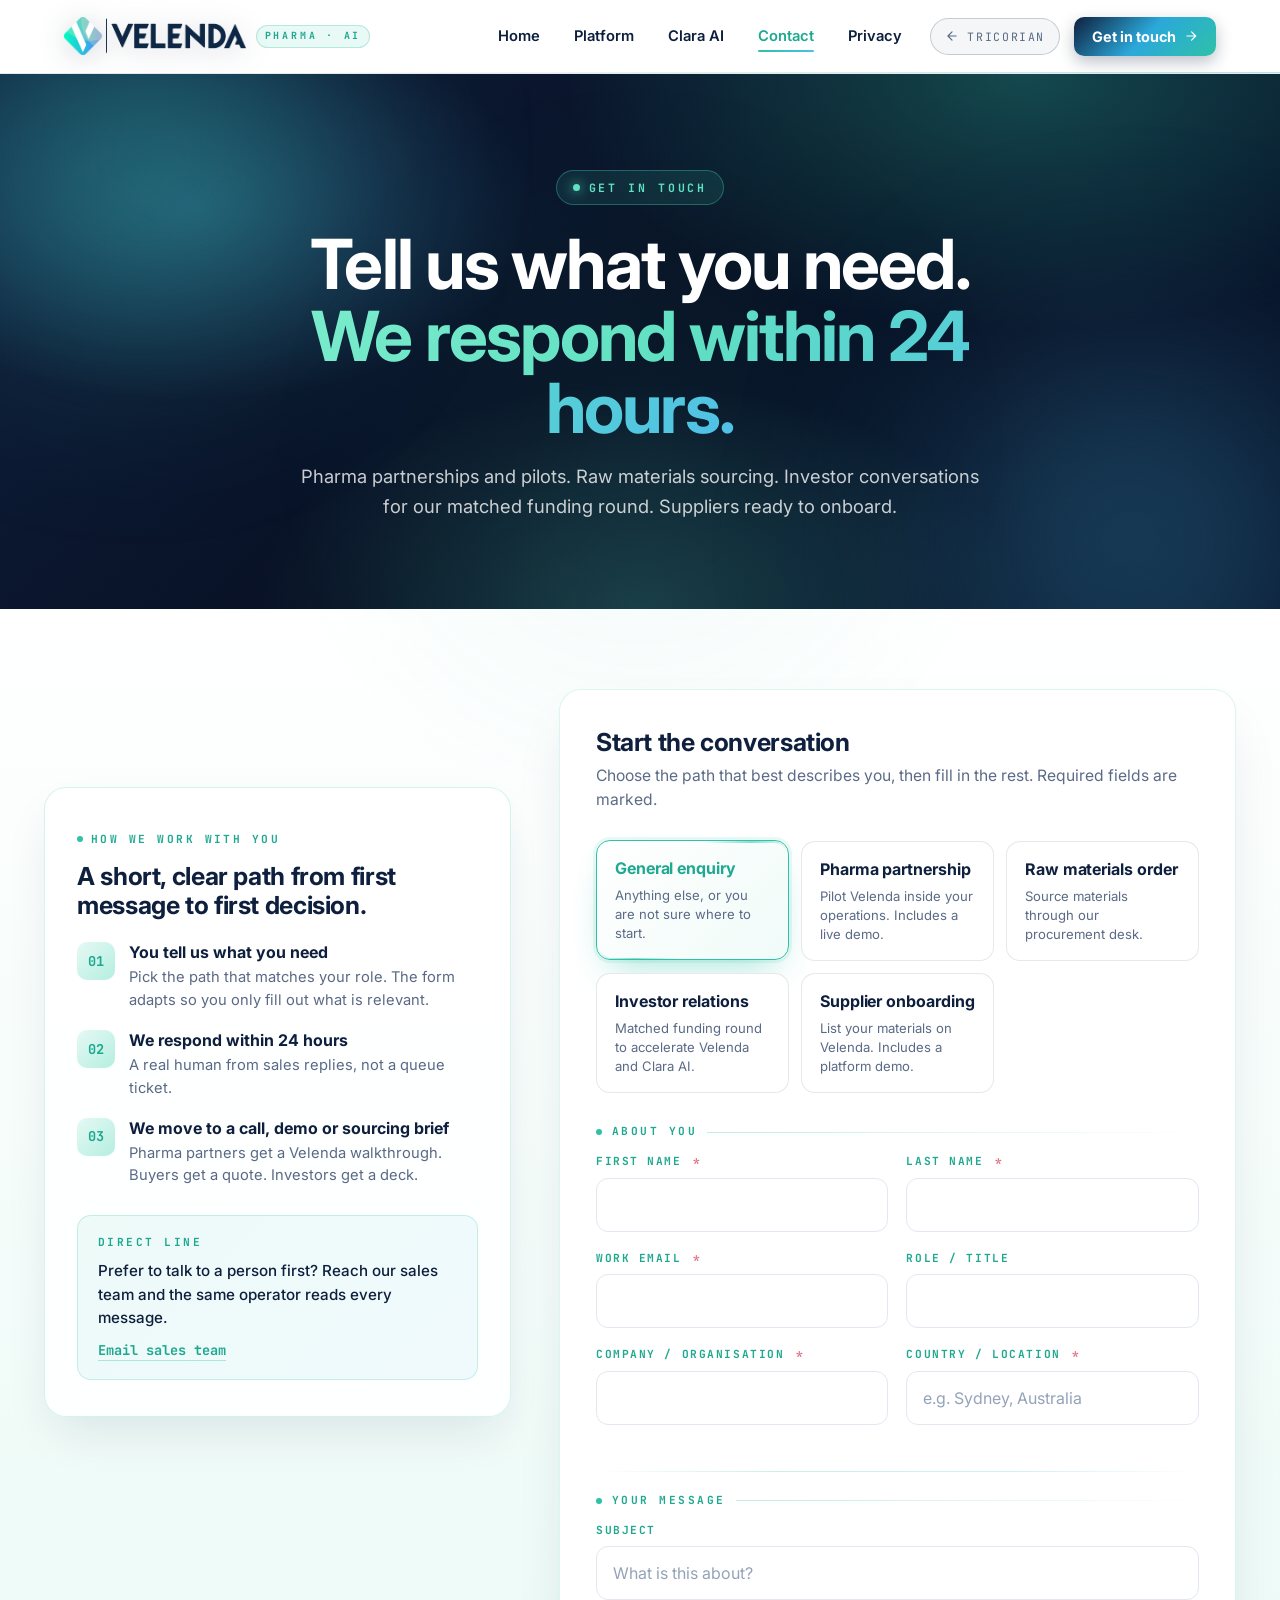
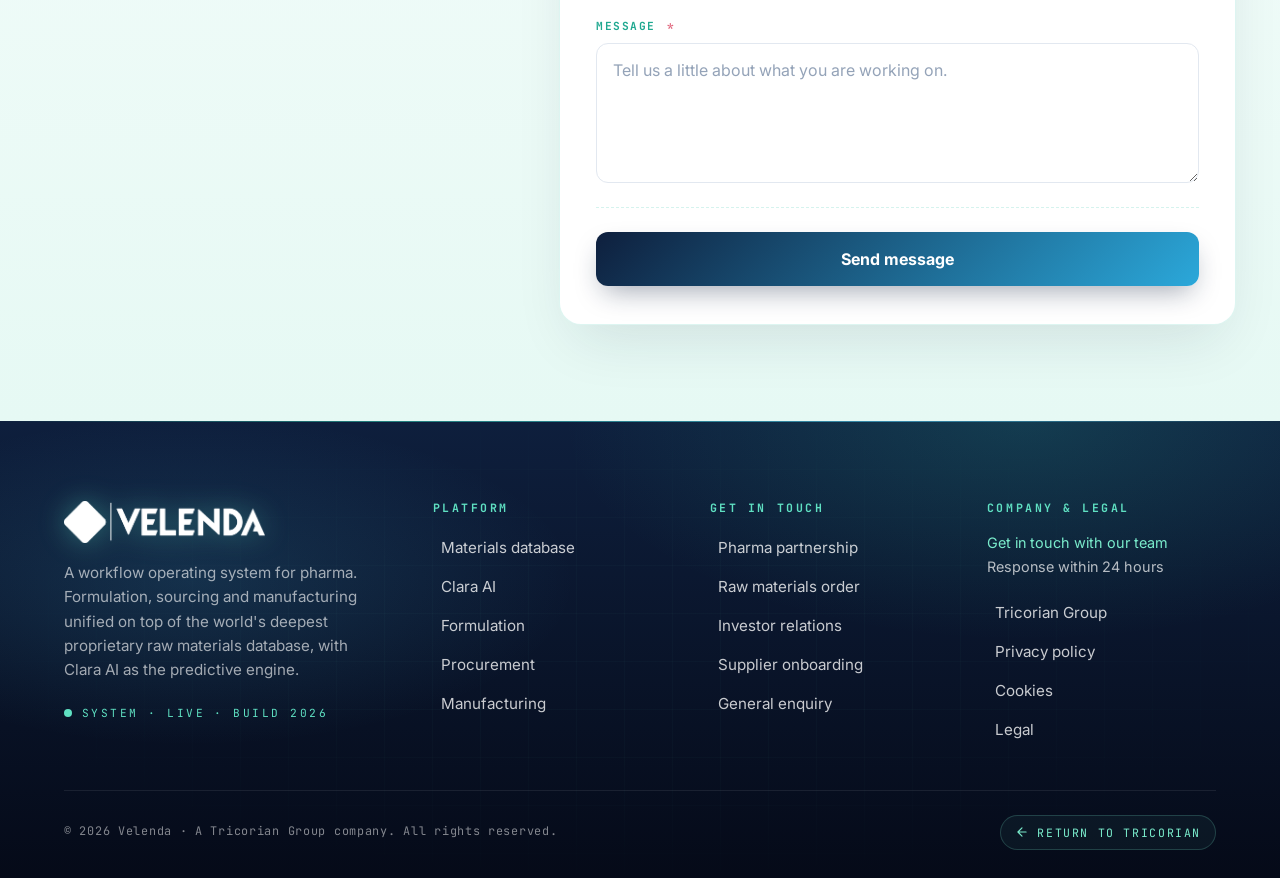
<file: contact.html>
<!doctype html>
<html lang="en">
<head>
  <meta charset="utf-8">
  <meta name="viewport" content="width=device-width, initial-scale=1, viewport-fit=cover">
  <title>Contact - Velenda</title>
  <meta name="description" content="Talk to Velenda. Pharma partnerships, raw materials sourcing, investor relations and supplier onboarding. Sales responds within 24 hours.">
  <meta name="theme-color" content="#0E1F3D">
  <meta name="color-scheme" content="light">

  <link rel="icon" type="image/png" href="assets/velenda-logo.png">
  <link rel="apple-touch-icon" href="assets/velenda-logo.png">

  <link rel="preconnect" href="https://fonts.googleapis.com">
  <link rel="preconnect" href="https://fonts.gstatic.com" crossorigin>
  <link href="https://fonts.googleapis.com/css2?family=Inter:wght@400;500;600;700;800&family=JetBrains+Mono:wght@400;500;600;700&display=swap" rel="stylesheet">

  <link rel="stylesheet" href="https://cdn.jsdelivr.net/npm/bootstrap@5.3.3/dist/css/bootstrap.min.css">
  <link rel="stylesheet" href="css/main.css">

  <style>
  .is-hidden { display: none !important; }

  .vl-cp-hero {
    position:relative; overflow:hidden; color:#fff;
    background:
      radial-gradient(60% 80% at 80% 0%, rgba(46,193,168,.32), transparent 60%),
      radial-gradient(45% 60% at 15% 25%, rgba(77,191,232,.30), transparent 60%),
      radial-gradient(50% 70% at 50% 100%, rgba(95,224,194,.20), transparent 60%),
      linear-gradient(135deg, var(--vl-navy) 0%, var(--vl-navy-deep) 50%, #051028 100%);
    padding:96px 0 88px;
  }
  .vl-cp-hero__bg { position:absolute; inset:0; pointer-events:none; overflow:hidden; }
  .vl-cp-hero__halo-a, .vl-cp-hero__halo-b { position:absolute; border-radius:50%; filter:blur(90px); pointer-events:none; }
  .vl-cp-hero__halo-a { top:-180px; left:-120px; width:520px; height:520px; background:radial-gradient(circle, rgba(46,193,168,.42), transparent 70%); }
  .vl-cp-hero__halo-b { bottom:-220px; right:-140px; width:580px; height:580px; background:radial-gradient(circle, rgba(77,191,232,.36), transparent 70%); }
  .vl-cp-hero__inner { position:relative; z-index:2; max-width:880px; margin:0 auto; text-align:center; padding:0 24px; }
  .vl-cp-hero__eyebrow { display:inline-flex; align-items:center; gap:.55rem; font-family:var(--vl-mono); font-size:.72rem; letter-spacing:.25em; text-transform:uppercase; color:var(--vl-teal-bright); font-weight:700; padding:.5rem 1rem; background:rgba(75,231,195,.10); border:1px solid rgba(75,231,195,.30); border-radius:999px; margin-bottom:1.5rem; }
  .vl-cp-hero__eyebrow-dot { width:7px; height:7px; border-radius:50%; background:var(--vl-teal-bright); box-shadow:0 0 12px var(--vl-teal-bright); }
  .vl-cp-hero__h { font-family:var(--vl-sans); font-weight:700; letter-spacing:-.025em; line-height:1.04; font-size:clamp(2.4rem, 5.4vw, 4.4rem); margin:0 0 1.1rem; color:#fff; }
  .vl-cp-hero__h em { font-style:normal; background:linear-gradient(135deg, var(--vl-mint) 0%, var(--vl-teal-bright) 45%, var(--vl-sky) 100%); -webkit-background-clip:text; background-clip:text; -webkit-text-fill-color:transparent; }
  .vl-cp-hero__lede { font-size:1.15rem; line-height:1.6; color:rgba(255,255,255,.78); max-width:680px; margin:0 auto; }

  .vl-cp-section { background:linear-gradient(180deg, #fff 0%, var(--vl-mint-pale) 100%); padding:80px 0 96px; position:relative; overflow:hidden; }
  .vl-cp-grid { position:relative; z-index:1; max-width:1240px; margin:0 auto; padding:0 24px; display:grid; grid-template-columns:1fr 1.45fr; gap:48px; align-items:start; }
  @media (max-width:991.98px) { .vl-cp-grid { grid-template-columns:1fr; gap:32px; } }

  .vl-cp-aside { position:sticky; top:calc(var(--vl-header-h) + 24px); background:rgba(255,255,255,.88); border:1px solid rgba(46,193,168,.20); border-radius:22px; padding:36px 32px; box-shadow:0 22px 50px -10px rgba(14,31,61,.10); }
  @media (max-width:991.98px) { .vl-cp-aside { position:static; } }
  .vl-cp-aside__eyebrow { display:inline-flex; align-items:center; gap:8px; font-family:var(--vl-mono); font-size:.7rem; letter-spacing:.22em; text-transform:uppercase; color:var(--vl-teal-deep); font-weight:700; margin-bottom:14px; }
  .vl-cp-aside__eyebrow::before { content:""; width:6px; height:6px; border-radius:50%; background:var(--vl-teal); }
  .vl-cp-aside__h { font-family:var(--vl-sans); font-weight:700; letter-spacing:-.015em; line-height:1.18; font-size:1.55rem; color:var(--vl-navy); margin:0 0 22px; }
  .vl-cp-steps { list-style:none; padding:0; margin:0 0 28px; display:flex; flex-direction:column; gap:18px; }
  .vl-cp-step { display:flex; gap:14px; align-items:flex-start; }
  .vl-cp-step__num { flex-shrink:0; width:38px; height:38px; border-radius:10px; display:inline-flex; align-items:center; justify-content:center; background:linear-gradient(135deg, var(--vl-mint-pale), var(--vl-mint-soft)); color:var(--vl-teal-deep); font-family:var(--vl-mono); font-weight:700; font-size:.85rem; }
  .vl-cp-step__h { font-family:var(--vl-sans); font-weight:700; font-size:1rem; color:var(--vl-navy); margin:0 0 4px; line-height:1.25; }
  .vl-cp-step__p { color:var(--vl-mute); font-size:.92rem; line-height:1.55; margin:0; }

  .vl-cp-promise { margin-top:8px; padding:18px 20px; background:linear-gradient(135deg, rgba(46,193,168,.08), rgba(77,191,232,.08)); border:1px solid rgba(46,193,168,.22); border-radius:14px; }
  .vl-cp-promise__h { font-family:var(--vl-mono); font-size:.7rem; letter-spacing:.22em; text-transform:uppercase; color:var(--vl-teal-deep); font-weight:700; margin-bottom:8px; }
  .vl-cp-promise__t { color:var(--vl-navy); font-size:.95rem; line-height:1.55; margin:0; font-weight:500; }
  .vl-cp-promise__email { display:inline-flex; align-items:center; gap:6px; margin-top:10px; color:var(--vl-teal-deep); text-decoration:none; font-family:var(--vl-mono); font-size:.85rem; font-weight:700; border-bottom:1px solid rgba(46,193,168,.35); }

  .vl-cp-form { background:#fff; border:1px solid rgba(46,193,168,.16); border-radius:22px; padding:38px 36px; box-shadow:0 26px 60px -16px rgba(14,31,61,.12); }
  @media (max-width:599.98px) { .vl-cp-form { padding:28px 22px; } }
  .vl-cp-form__h { font-family:var(--vl-sans); font-weight:700; letter-spacing:-.015em; line-height:1.2; font-size:1.55rem; color:var(--vl-navy); margin:0 0 6px; }
  .vl-cp-form__sub { color:var(--vl-mute); font-size:.98rem; line-height:1.55; margin:0 0 28px; }

  .vl-cp-section-h { font-family:var(--vl-mono); font-size:.7rem; letter-spacing:.22em; text-transform:uppercase; color:var(--vl-teal-deep); font-weight:700; margin:8px 0 14px; display:flex; align-items:center; gap:10px; }
  .vl-cp-section-h::before { content:""; width:6px; height:6px; border-radius:50%; background:var(--vl-teal); }
  .vl-cp-section-h::after { content:""; flex:1; height:1px; background:linear-gradient(90deg, rgba(46,193,168,.30), transparent); }
  .vl-cp-divider { margin:28px 0 22px; height:1px; background:linear-gradient(90deg, transparent, rgba(46,193,168,.25) 30%, rgba(77,191,232,.25) 70%, transparent); }
  .vl-cp-submit { margin-top:18px; padding-top:24px; border-top:1px dashed rgba(46,193,168,.20); }

  .vl-spin-row { display:flex; justify-content:center; padding:18px 0; }
  .vl-radio-row { display:inline-flex; gap:8px; flex-wrap:wrap; }
  .vl-radio { position:relative; }
  .vl-radio input { position:absolute; opacity:0; pointer-events:none; }
  .vl-radio label { display:inline-flex; align-items:center; gap:8px; padding:10px 16px; border-radius:10px; background:#fff; border:1.5px solid #e2e8f0; cursor:pointer; font-size:.92rem; color:var(--vl-navy); font-weight:600; }
  .vl-radio input:checked + label { border-color:var(--vl-teal); background:linear-gradient(135deg, rgba(230,249,244,.6), #fff); color:var(--vl-teal-deep); }

  .vl-cp-err { margin-top:18px; background:linear-gradient(135deg, #fee2e2, #fef2f2); border:1px solid rgba(224,102,125,.35); border-left:4px solid #e0667d; border-radius:12px; padding:14px 16px; color:#7f1d1d; font-size:.95rem; line-height:1.5; display:flex; gap:12px; align-items:flex-start; }
  .vl-cp-err__icon { flex-shrink:0; width:24px; height:24px; border-radius:50%; background:#e0667d; color:#fff; display:inline-flex; align-items:center; justify-content:center; font-weight:700; }

  .vl-cp-success { grid-column: 1 / -1; position:relative; background: radial-gradient(80% 60% at 50% 0%, rgba(46,193,168,.12), transparent 70%), linear-gradient(180deg, #ffffff 0%, #f0fdfa 100%); border:1px solid rgba(46,193,168,.22); border-radius:24px; padding:64px 48px 56px; box-shadow: 0 30px 70px -20px rgba(14,31,61,.18); overflow:hidden; animation:vlCpSuccessIn .55s cubic-bezier(.23,1,.32,1) both; }
  @keyframes vlCpSuccessIn { from { opacity:0; transform:translateY(24px); } to { opacity:1; transform:translateY(0); } }
  .vl-cp-success::before { content:""; position:absolute; left:0; right:0; top:0; height:5px; background:linear-gradient(90deg, var(--vl-teal), var(--vl-mint), var(--vl-sky)); }
  .vl-cp-success__head { text-align:center; max-width:680px; margin:0 auto 40px; position:relative; z-index:1; }
  .vl-cp-success__badge { position:relative; width:120px; height:120px; border-radius:50%; margin:0 auto 26px; background:radial-gradient(closest-side, rgba(46,193,168,.18), rgba(46,193,168,.04) 70%, transparent); display:flex; align-items:center; justify-content:center; }
  .vl-cp-success__badge::before { content:""; position:absolute; inset:18px; border-radius:50%; background:#fff; box-shadow:0 14px 30px -12px rgba(46,193,168,.45), 0 0 0 1px rgba(46,193,168,.2); }
  .vl-cp-success__badge svg { position:relative; z-index:1; width:54px; height:54px; stroke:var(--vl-teal-deep); stroke-width:3; fill:none; stroke-linecap:round; stroke-linejoin:round; }
  .vl-cp-success__eyebrow { display:inline-flex; align-items:center; gap:8px; font-family:var(--vl-mono); font-size:.7rem; letter-spacing:.22em; text-transform:uppercase; color:var(--vl-teal-deep); font-weight:700; padding:.4rem .9rem; border-radius:999px; background:rgba(46,193,168,.10); border:1px solid rgba(46,193,168,.25); margin-bottom:18px; }
  .vl-cp-success__eyebrow::before { content:""; width:6px; height:6px; border-radius:50%; background:var(--vl-teal); }
  .vl-cp-success__h { font-family:var(--vl-sans); font-weight:700; font-size:clamp(2rem, 4vw, 2.6rem); letter-spacing:-.025em; line-height:1.1; color:var(--vl-navy); margin:0 0 14px; }
  .vl-cp-success__h em { font-style:normal; background:linear-gradient(135deg, var(--vl-teal-deep), var(--vl-teal), var(--vl-sky)); -webkit-background-clip:text; background-clip:text; -webkit-text-fill-color:transparent; }
  .vl-cp-success__lede { color:var(--vl-mute); font-size:1.08rem; line-height:1.6; margin:0; }
  .vl-cp-success__body { position:relative; z-index:1; display:grid; grid-template-columns: 1fr 1.4fr; gap:32px; max-width:1080px; margin:0 auto 40px; }
  @media (max-width:899.98px) { .vl-cp-success__body { grid-template-columns: 1fr; gap:24px; } }
  .vl-cp-success__panel { background:#fff; border:1px solid rgba(46,193,168,.18); border-radius:18px; padding:26px 28px; box-shadow:0 14px 30px -16px rgba(14,31,61,.10); }
  .vl-cp-success__panel-h { font-family:var(--vl-mono); font-size:.7rem; letter-spacing:.22em; text-transform:uppercase; color:var(--vl-teal-deep); font-weight:700; margin:0 0 18px; display:flex; align-items:center; gap:10px; }
  .vl-cp-success__panel-h::before { content:""; width:6px; height:6px; border-radius:50%; background:var(--vl-teal); }
  .vl-cp-success__steps { list-style:none; margin:0; padding:0; display:flex; flex-direction:column; gap:18px; }
  .vl-cp-success__step { display:flex; gap:14px; align-items:flex-start; }
  .vl-cp-success__step-num { flex-shrink:0; width:34px; height:34px; border-radius:9px; display:inline-flex; align-items:center; justify-content:center; background:linear-gradient(135deg, var(--vl-mint-pale), var(--vl-mint-soft)); color:var(--vl-teal-deep); font-family:var(--vl-mono); font-weight:700; font-size:.8rem; }
  .vl-cp-success__step-h { font-family:var(--vl-sans); font-weight:700; font-size:.98rem; color:var(--vl-navy); margin:0 0 3px; line-height:1.25; }
  .vl-cp-success__step-p { color:var(--vl-mute); font-size:.88rem; line-height:1.55; margin:0; }
  .vl-cp-success__list { margin:0; padding:0; display:grid; grid-template-columns:170px 1fr; gap:0 18px; }
  .vl-cp-success__list dt { font-family:var(--vl-mono); font-size:.7rem; letter-spacing:.12em; text-transform:uppercase; color:var(--vl-teal-deep); font-weight:700; padding:12px 0 4px; border-top:1px dashed rgba(46,193,168,.18); }
  .vl-cp-success__list dt:first-of-type { border-top:0; padding-top:0; }
  .vl-cp-success__list dd { margin:0; color:var(--vl-navy); font-size:.95rem; line-height:1.55; word-break:break-word; padding:12px 0 12px; border-top:1px dashed rgba(46,193,168,.18); }
  .vl-cp-success__list dt:first-of-type + dd { border-top:0; padding-top:0; }
  .vl-cp-success__actions { position:relative; z-index:1; display:flex; gap:14px; justify-content:center; flex-wrap:wrap; padding-top:8px; }
  .vl-cp-success__actions .vl-btn { min-width:200px; }
  @media (max-width:599.98px) {
    .vl-cp-success { padding:40px 20px 36px; border-radius:18px; }
    .vl-cp-success__panel { padding:20px 18px; border-radius:14px; }
    .vl-cp-success__list { grid-template-columns:1fr; }
  }
  </style>
</head>
<body>
  <a class="vl-skip" href="#main">Skip to content</a>
  <div class="vl-grain" aria-hidden="true"></div>
  <div class="vl-cursor" aria-hidden="true"></div>
  <div id="vl-header-slot"></div>

  <main id="main">
    <section class="vl-cp-hero">
      <div class="vl-cp-hero__bg">
        <div class="vl-cp-hero__halo-a"></div>
        <div class="vl-cp-hero__halo-b"></div>
      </div>
      <div class="vl-cp-hero__inner vl-reveal">
        <span class="vl-cp-hero__eyebrow">
          <span class="vl-cp-hero__eyebrow-dot"></span>
          Get in touch
        </span>
        <h1 class="vl-cp-hero__h">Tell us what you need.<br><em>We respond within 24 hours.</em></h1>
        <p class="vl-cp-hero__lede">Pharma partnerships and pilots. Raw materials sourcing. Investor conversations for our matched funding round. Suppliers ready to onboard.</p>
      </div>
    </section>

    <section class="vl-cp-section">
      <div class="vl-cp-grid" id="vlCpGrid">

        <aside class="vl-cp-aside vl-reveal" id="vlCpAside">
          <span class="vl-cp-aside__eyebrow">How we work with you</span>
          <h2 class="vl-cp-aside__h">A short, clear path from first message to first decision.</h2>
          <ol class="vl-cp-steps">
            <li class="vl-cp-step">
              <span class="vl-cp-step__num">01</span>
              <div>
                <h3 class="vl-cp-step__h">You tell us what you need</h3>
                <p class="vl-cp-step__p">Pick the path that matches your role. The form adapts so you only fill out what is relevant.</p>
              </div>
            </li>
            <li class="vl-cp-step">
              <span class="vl-cp-step__num">02</span>
              <div>
                <h3 class="vl-cp-step__h">We respond within 24 hours</h3>
                <p class="vl-cp-step__p">A real human from sales replies, not a queue ticket.</p>
              </div>
            </li>
            <li class="vl-cp-step">
              <span class="vl-cp-step__num">03</span>
              <div>
                <h3 class="vl-cp-step__h">We move to a call, demo or sourcing brief</h3>
                <p class="vl-cp-step__p">Pharma partners get a Velenda walkthrough. Buyers get a quote. Investors get a deck.</p>
              </div>
            </li>
          </ol>
          <div class="vl-cp-promise">
            <div class="vl-cp-promise__h">Direct line</div>
            <p class="vl-cp-promise__t">Prefer to talk to a person first? Reach our sales team and the same operator reads every message.</p>
            <a href="mailto:sales@tricorian.com" class="vl-cp-promise__email">Email sales team</a>
          </div>
        </aside>

        <div class="vl-cp-form vl-reveal" id="vlFormPanel">
          <h2 class="vl-cp-form__h">Start the conversation</h2>
          <p class="vl-cp-form__sub">Choose the path that best describes you, then fill in the rest. Required fields are marked.</p>

          <form id="vl-contact-form" novalidate onsubmit="event.preventDefault(); return false;">

            <fieldset class="vl-modes" role="radiogroup" aria-label="What brings you to Velenda">
              <div class="vl-modes__opt">
                <input type="radio" name="form_type" id="mode-general" value="general" checked>
                <label for="mode-general">
                  <span class="vl-modes__title">General enquiry</span>
                  <span class="vl-modes__desc">Anything else, or you are not sure where to start.</span>
                </label>
              </div>
              <div class="vl-modes__opt">
                <input type="radio" name="form_type" id="mode-partnership" value="partnership">
                <label for="mode-partnership">
                  <span class="vl-modes__title">Pharma partnership</span>
                  <span class="vl-modes__desc">Pilot Velenda inside your operations. Includes a live demo.</span>
                </label>
              </div>
              <div class="vl-modes__opt">
                <input type="radio" name="form_type" id="mode-materials" value="materials">
                <label for="mode-materials">
                  <span class="vl-modes__title">Raw materials order</span>
                  <span class="vl-modes__desc">Source materials through our procurement desk.</span>
                </label>
              </div>
              <div class="vl-modes__opt">
                <input type="radio" name="form_type" id="mode-investor" value="investor">
                <label for="mode-investor">
                  <span class="vl-modes__title">Investor relations</span>
                  <span class="vl-modes__desc">Matched funding round to accelerate Velenda and Clara AI.</span>
                </label>
              </div>
              <div class="vl-modes__opt">
                <input type="radio" name="form_type" id="mode-supplier" value="supplier">
                <label for="mode-supplier">
                  <span class="vl-modes__title">Supplier onboarding</span>
                  <span class="vl-modes__desc">List your materials on Velenda. Includes a platform demo.</span>
                </label>
              </div>
            </fieldset>

            <h3 class="vl-cp-section-h">About you</h3>
            <div class="vl-row">
              <div class="vl-field">
                <label class="vl-label" for="cf-first">First name <span class="vl-req">*</span></label>
                <input class="vl-input" id="cf-first" name="first_name" type="text" required>
              </div>
              <div class="vl-field">
                <label class="vl-label" for="cf-last">Last name <span class="vl-req">*</span></label>
                <input class="vl-input" id="cf-last" name="last_name" type="text" required>
              </div>
            </div>
            <div class="vl-row">
              <div class="vl-field">
                <label class="vl-label" for="cf-email">Work email <span class="vl-req">*</span></label>
                <input class="vl-input" id="cf-email" name="email" type="email" required>
              </div>
              <div class="vl-field">
                <label class="vl-label" for="cf-occupation">Role / title</label>
                <input class="vl-input" id="cf-occupation" name="occupation" type="text">
              </div>
            </div>
            <div class="vl-row">
              <div class="vl-field">
                <label class="vl-label" for="cf-company">Company / organisation <span class="vl-req">*</span></label>
                <input class="vl-input" id="cf-company" name="company" type="text" required>
              </div>
              <div class="vl-field">
                <label class="vl-label" for="cf-location">Country / location <span class="vl-req">*</span></label>
                <input class="vl-input" id="cf-location" name="location" type="text" placeholder="e.g. Sydney, Australia" required>
              </div>
            </div>

            <div class="vl-cp-divider"></div>

            <div class="vl-mode-panel is-active" data-mode="general">
              <h3 class="vl-cp-section-h">Your message</h3>
              <div class="vl-field">
                <label class="vl-label" for="cf-subject">Subject</label>
                <input class="vl-input" id="cf-subject" name="subject" type="text" placeholder="What is this about?">
              </div>
              <div class="vl-field">
                <label class="vl-label" for="cf-message">Message <span class="vl-req">*</span></label>
                <textarea class="vl-textarea" id="cf-message" name="message" placeholder="Tell us a little about what you are working on." data-required-when="general"></textarea>
              </div>
            </div>

            <div class="vl-mode-panel" data-mode="partnership">
              <h3 class="vl-cp-section-h">Demo preferences</h3>
              <div class="vl-row--3 vl-row">
                <div class="vl-field">
                  <label class="vl-label" for="cf-demo-date">Preferred date <span class="vl-req">*</span></label>
                  <input class="vl-input" id="cf-demo-date" name="demo_date" type="date" data-required-when="partnership">
                </div>
                <div class="vl-field">
                  <label class="vl-label" for="cf-demo-time">Preferred time <span class="vl-req">*</span></label>
                  <input class="vl-input" id="cf-demo-time" name="demo_time" type="time" data-required-when="partnership">
                </div>
                <div class="vl-field">
                  <label class="vl-label" for="cf-demo-tz">Time zone <span class="vl-req">*</span></label>
                  <select class="vl-select" id="cf-demo-tz" name="demo_tz" data-required-when="partnership">
                    <option value="">Select</option>
                    <option>AEDT (Sydney)</option>
                    <option>AEST (Sydney)</option>
                    <option>SGT (Singapore)</option>
                    <option>IST (Mumbai)</option>
                    <option>CET (Frankfurt)</option>
                    <option>BST / GMT (London)</option>
                    <option>EDT / EST (New York)</option>
                    <option>PDT / PST (San Francisco)</option>
                  </select>
                </div>
              </div>
              <div class="vl-field">
                <label class="vl-label" for="cf-pharma-notes">What would you like to see?</label>
                <textarea class="vl-textarea" id="cf-pharma-notes" name="pharma_notes" placeholder="Use cases, current pain points, materials you would like Clara to model."></textarea>
              </div>
            </div>

            <div class="vl-mode-panel" data-mode="materials">
              <h3 class="vl-cp-section-h">Materials</h3>
              <div id="vlMaterials"></div>
              <button type="button" class="vl-btn vl-btn--ghost" id="vlAddMaterial">Add another material</button>
              <h3 class="vl-cp-section-h" style="margin-top:24px;">Other notes</h3>
              <div class="vl-field">
                <label class="vl-label" for="cf-mat-notes">Anything else?</label>
                <textarea class="vl-textarea" id="cf-mat-notes" name="materials_notes"></textarea>
              </div>
            </div>

            <template id="vlMaterialTpl">
              <div class="vl-material" data-index="__INDEX__">
                <div class="vl-material__head">
                  <span>Material #__N__</span>
                  <button type="button" class="vl-material__remove" aria-label="Remove">Remove</button>
                </div>
                <div class="vl-row">
                  <div class="vl-field">
                    <label class="vl-label">Material name <span class="vl-req">*</span></label>
                    <input class="vl-input" name="materials[__INDEX__][name]" type="text" placeholder="e.g. Paracetamol API" data-mat-required>
                  </div>
                  <div class="vl-field">
                    <label class="vl-label">CAS number <span class="vl-req">*</span></label>
                    <input class="vl-input" name="materials[__INDEX__][cas]" type="text" placeholder="e.g. 103-90-2" data-mat-required>
                  </div>
                </div>
                <div class="vl-field">
                  <label class="vl-label">Specifications</label>
                  <textarea class="vl-textarea" name="materials[__INDEX__][specs]" placeholder="Purity, grade, particle size, etc."></textarea>
                </div>
                <div class="vl-row">
                  <div class="vl-field">
                    <label class="vl-label">Quantity</label>
                    <input class="vl-input" name="materials[__INDEX__][quantity]" type="text" placeholder="e.g. 500 kg">
                  </div>
                  <div class="vl-field">
                    <label class="vl-label">Required by</label>
                    <input class="vl-input" name="materials[__INDEX__][required_by]" type="date">
                  </div>
                </div>
              </div>
            </template>

            <div class="vl-mode-panel" data-mode="investor">
              <h3 class="vl-cp-section-h">About the firm</h3>
              <div class="vl-row">
                <div class="vl-field">
                  <label class="vl-label" for="cf-inv-firm">Firm / fund name <span class="vl-req">*</span></label>
                  <input class="vl-input" id="cf-inv-firm" name="investor_firm" type="text" data-required-when="investor">
                </div>
                <div class="vl-field">
                  <label class="vl-label" for="cf-inv-cheque">Indicative cheque size</label>
                  <select class="vl-select" id="cf-inv-cheque" name="investor_cheque">
                    <option value="">Select range</option>
                    <option>Under USD 250k</option>
                    <option>USD 250k to 1M</option>
                    <option>USD 1M to 5M</option>
                    <option>USD 5M to 20M</option>
                    <option>USD 20M+</option>
                  </select>
                </div>
              </div>
              <div class="vl-field">
                <label class="vl-label" for="cf-inv-notes">Notes</label>
                <textarea class="vl-textarea" id="cf-inv-notes" name="investor_notes"></textarea>
              </div>
            </div>

            <div class="vl-mode-panel" data-mode="supplier">
              <h3 class="vl-cp-section-h">About your business</h3>
              <div class="vl-row">
                <div class="vl-field">
                  <label class="vl-label" for="cf-sup-hq">Headquartered in</label>
                  <input class="vl-input" id="cf-sup-hq" name="supplier_hq" type="text" placeholder="Country">
                </div>
                <div class="vl-field">
                  <label class="vl-label" for="cf-sup-certs">Certifications</label>
                  <input class="vl-input" id="cf-sup-certs" name="supplier_certs" type="text" placeholder="GMP, ISO 9001, USP, EP, FDA-registered">
                </div>
              </div>
              <div class="vl-field">
                <label class="vl-label" for="cf-sup-materials">Key materials / categories</label>
                <textarea class="vl-textarea" id="cf-sup-materials" name="supplier_materials"></textarea>
              </div>
              <div class="vl-field">
                <label class="vl-label" for="cf-sup-notes">Anything else?</label>
                <textarea class="vl-textarea" id="cf-sup-notes" name="supplier_notes"></textarea>
              </div>
            </div>

            <div class="vl-cp-submit">
              <button type="button" class="vl-btn w-100" id="vlSubmit">
                <span data-submit-label>Send message</span>
              </button>
              <div class="vl-spin-row is-hidden" id="vlSpinner">
                <div class="vl-loader" aria-label="Sending"></div>
              </div>
              <div class="vl-cp-err is-hidden" id="vlErr" role="alert">
                <span class="vl-cp-err__icon">!</span>
                <div>
                  <strong>Could not send.</strong>
                  <span id="vlErrMsg"> Please try again, or email <a href="mailto:sales@tricorian.com">our sales team</a> directly.</span>
                </div>
              </div>
            </div>

          </form>
        </div>

        <div class="vl-cp-success is-hidden" id="vlSuccessPage" role="status" aria-live="polite">
          <div class="vl-cp-success__head">
            <div class="vl-cp-success__badge" aria-hidden="true">
              <svg viewBox="0 0 24 24"><path d="M5 13l4 4L19 7"/></svg>
            </div>
            <span class="vl-cp-success__eyebrow">Submitted</span>
            <h2 class="vl-cp-success__h">Your message is on its way <em>to sales</em>.</h2>
            <p class="vl-cp-success__lede">We have your enquiry. A real human from our sales team will reply within 24 hours to the work email you provided.</p>
          </div>
          <div class="vl-cp-success__body">
            <div class="vl-cp-success__panel">
              <div class="vl-cp-success__panel-h">What happens next</div>
              <ol class="vl-cp-success__steps">
                <li class="vl-cp-success__step">
                  <span class="vl-cp-success__step-num">01</span>
                  <div>
                    <div class="vl-cp-success__step-h">Sales reviews your enquiry</div>
                    <p class="vl-cp-success__step-p">Routed to the right operator within minutes.</p>
                  </div>
                </li>
                <li class="vl-cp-success__step">
                  <span class="vl-cp-success__step-num">02</span>
                  <div>
                    <div class="vl-cp-success__step-h">Reply within 24 hours</div>
                    <p class="vl-cp-success__step-p">A direct response from a real person.</p>
                  </div>
                </li>
                <li class="vl-cp-success__step">
                  <span class="vl-cp-success__step-num">03</span>
                  <div>
                    <div class="vl-cp-success__step-h">Next step is yours</div>
                    <p class="vl-cp-success__step-p">Demo call, sourcing brief, investor intro, or onboarding plan.</p>
                  </div>
                </li>
              </ol>
            </div>
            <div class="vl-cp-success__panel">
              <div class="vl-cp-success__panel-h">Submission summary</div>
              <dl class="vl-cp-success__list" id="vlSuccessSummary"></dl>
            </div>
          </div>
          <div class="vl-cp-success__actions">
            <button type="button" class="vl-btn vl-btn--ghost" id="vlSendAnother">Send another enquiry</button>
            <a class="vl-btn" href="index.html">Back to home</a>
          </div>
        </div>

      </div>
    </section>
  </main>

  <div id="vl-footer-slot"></div>

  <script src="js/main.js"></script>

  <script>
  (function () {
    'use strict';

    var CONTACT_ENDPOINT = 'https://www.tricorian.com/contact/velenda/';

    var MODE_LABEL = {
      general:     { btn: 'Send message',                  subject: 'General enquiry' },
      partnership: { btn: 'Request demo',                  subject: 'Pharma partnership / demo request' },
      materials:   { btn: 'Submit materials enquiry',      subject: 'Raw materials enquiry' },
      investor:    { btn: 'Send to investor relations',    subject: 'Investor relations enquiry' },
      supplier:    { btn: 'Submit supplier enquiry',       subject: 'Supplier onboarding enquiry' }
    };

    var form        = document.getElementById('vl-contact-form');
    if (!form) return;
    var formPanel   = document.getElementById('vlFormPanel');
    var aside       = document.getElementById('vlCpAside');
    var successEl   = document.getElementById('vlSuccessPage');
    var summaryEl   = document.getElementById('vlSuccessSummary');
    var sendAnother = document.getElementById('vlSendAnother');
    var modesRoot   = form.querySelector('.vl-modes');
    var panels      = form.querySelectorAll('.vl-mode-panel');
    var submitLabel = form.querySelector('[data-submit-label]');
    var matsBox     = form.querySelector('#vlMaterials');
    var matsTpl     = form.querySelector('#vlMaterialTpl');
    var addMatBtn   = form.querySelector('#vlAddMaterial');
    var submitBtn   = form.querySelector('#vlSubmit');
    var spinner     = form.querySelector('#vlSpinner');
    var errBox      = form.querySelector('#vlErr');
    var errMsg      = form.querySelector('#vlErrMsg');

    function activeMode() {
      var r = form.querySelector('input[name="form_type"]:checked');
      return r ? r.value : 'general';
    }
    function applyMode(mode) {
      panels.forEach(function (p) { p.classList.toggle('is-active', p.dataset.mode === mode); });
      if (submitLabel && MODE_LABEL[mode]) submitLabel.textContent = MODE_LABEL[mode].btn;
      form.querySelectorAll('[data-required-when]').forEach(function (el) {
        if (el.getAttribute('data-required-when') === mode) el.setAttribute('required',''); else el.removeAttribute('required');
      });
      var matReq = (mode === 'materials');
      form.querySelectorAll('[data-mat-required]').forEach(function (el) {
        if (matReq) el.setAttribute('required',''); else el.removeAttribute('required');
      });
    }
    if (modesRoot) modesRoot.addEventListener('change', function (e) {
      var t = e['target'];
      if (t['name'] === 'form_type') applyMode(t.value);
    });
    applyMode(activeMode());

    form.addEventListener('input', function (e) {
      var t = e['target'];
      if (t && t.removeAttribute) t.removeAttribute('aria-invalid');
    });

    var matIdx = 0;
    function renderMat() {
      if (!matsTpl || !matsBox) return;
      var html = matsTpl.innerHTML.replace(/__INDEX__/g, String(matIdx)).replace(/__N__/g, String(matsBox.children.length + 1));
      var wrap = document.createElement('div');
      wrap.innerHTML = html.trim();
      matsBox.appendChild(wrap.firstChild);
      matIdx++;
      applyMode(activeMode());
    }
    if (addMatBtn) addMatBtn.addEventListener('click', renderMat);
    if (matsBox) {
      matsBox.addEventListener('click', function (e) {
        var t = e['target'];
        var btn = t.closest('.vl-material__remove');
        if (!btn) return;
        var row = btn.closest('.vl-material');
        if (row && matsBox.children.length > 1) row.remove();
      });
      renderMat();
    }

    function collect() {
      var data = {};
      var fd = new FormData(form);
      fd.forEach(function (value, key) {
        var m = key.match(/^materials\[(\d+)\]\[(\w+)\]$/);
        if (m) {
          data.materials = data.materials || [];
          var i = Number(m[1]);
          data.materials[i] = data.materials[i] || {};
          data.materials[i][m[2]] = String(value).trim();
          return;
        }
        data[key] = String(value).trim();
      });
      if (Array.isArray(data.materials)) {
        data.materials = data.materials.filter(function (r) { return r && (r['name'] || r.cas); });
      }
      data.form_type = activeMode();
      data.subject_label = (MODE_LABEL[data.form_type] || {}).subject || 'Velenda enquiry';
      data.submitted_at = new Date().toISOString();
      data.source = 'velenda';
      return data;
    }

    var EMAIL_RE = /^[^\s@]+@[^\s@]+\.[^\s@]+$/;
    function validate(d) {
      var fail = [];
      if (!d.first_name) fail.push({ label:'first name', sel:'#cf-first' });
      if (!d.last_name)  fail.push({ label:'last name',  sel:'#cf-last'  });
      var em = d['email'];
      if (!em) fail.push({ label:'work email', sel:'#cf-email' });
      else if (!EMAIL_RE.test(em)) fail.push({ label:'valid work email', sel:'#cf-email' });
      var co = d['company'];
      if (!co)         fail.push({ label:'company',  sel:'#cf-company'  });
      if (!d.location) fail.push({ label:'location', sel:'#cf-location' });
      if (d.form_type === 'general' && !d.message) fail.push({ label:'message', sel:'#cf-message' });
      if (d.form_type === 'partnership') {
        if (!d.demo_date) fail.push({ label:'preferred date', sel:'#cf-demo-date' });
        if (!d.demo_time) fail.push({ label:'preferred time', sel:'#cf-demo-time' });
        if (!d.demo_tz)   fail.push({ label:'time zone',      sel:'#cf-demo-tz'   });
      }
      if (d.form_type === 'materials') {
        if (!Array.isArray(d.materials) || d.materials.length === 0) fail.push({ label:'at least one material', sel:'#vlMaterials input' });
        else if (d.materials.some(function (m) { return !m['name'] || !m.cas; })) fail.push({ label:'material name and CAS for every row', sel:'#vlMaterials input' });
      }
      if (d.form_type === 'investor' && !d.investor_firm) fail.push({ label:'firm name', sel:'#cf-inv-firm' });
      return fail;
    }

    function showErr(msg) { if (msg && errMsg) errMsg.innerHTML = msg; errBox.classList.remove('is-hidden'); }
    function setLoading(on) { submitBtn.disabled = on; spinner.classList.toggle('is-hidden', !on); }

    function renderSummary(d) {
      if (!summaryEl) return;
      summaryEl.innerHTML = '';
      var rows = [];
      var name = ((d.first_name || '') + ' ' + (d.last_name || '')).trim();
      if (name) rows.push(['Name', name]);
      if (d['email']) rows.push(['Work email', d['email']]);
      if (d.occupation) rows.push(['Role / title', d.occupation]);
      if (d['company']) rows.push(['Company', d['company']]);
      if (d.location) rows.push(['Country / location', d.location]);
      if (d.subject_label) rows.push(['Enquiry type', d.subject_label]);
      if (d.form_type === 'general') {
        if (d.subject) rows.push(['Subject', d.subject]);
        if (d.message) rows.push(['Message', d.message]);
      } else if (d.form_type === 'partnership') {
        if (d.demo_date || d.demo_time || d.demo_tz) {
          rows.push(['Preferred demo', (d.demo_date || '') + (d.demo_time ? ' at ' + d.demo_time : '') + (d.demo_tz ? ' (' + d.demo_tz + ')' : '')]);
        }
        if (d.pharma_notes) rows.push(['Notes', d.pharma_notes]);
      } else if (d.form_type === 'materials') {
        if (Array.isArray(d.materials)) {
          d.materials.forEach(function (m, i) {
            var p = [];
            if (m['name']) p.push(m['name']);
            if (m.cas) p.push('CAS ' + m.cas);
            if (m.quantity) p.push(m.quantity);
            if (m.required_by) p.push('by ' + m.required_by);
            rows.push(['Material ' + (i + 1), p.join(' - ') || '(empty)']);
          });
        }
        if (d.materials_notes) rows.push(['Notes', d.materials_notes]);
      } else if (d.form_type === 'investor') {
        if (d.investor_firm) rows.push(['Firm', d.investor_firm]);
        if (d.investor_cheque) rows.push(['Cheque size', d.investor_cheque]);
        if (d.investor_notes) rows.push(['Notes', d.investor_notes]);
      } else if (d.form_type === 'supplier') {
        if (d.supplier_hq) rows.push(['Headquartered in', d.supplier_hq]);
        if (d.supplier_certs) rows.push(['Certifications', d.supplier_certs]);
        if (d.supplier_materials) rows.push(['Materials', d.supplier_materials]);
        if (d.supplier_notes) rows.push(['Notes', d.supplier_notes]);
      }
      rows.forEach(function (r) {
        var dt = document.createElement('dt'); dt.textContent = r[0];
        var dd = document.createElement('dd'); dd.textContent = r[1];
        summaryEl.appendChild(dt); summaryEl.appendChild(dd);
      });
    }

    function showSuccess(d) {
      renderSummary(d);
      if (formPanel) formPanel.classList.add('is-hidden');
      if (aside) aside.classList.add('is-hidden');
      if (successEl) {
        successEl.classList.remove('is-hidden');
        successEl.scrollIntoView({ behavior:'smooth', block:'start' });
      }
    }

    function resetToForm() {
      form.reset();
      if (matsBox) { matsBox.innerHTML = ''; matIdx = 0; renderMat(); }
      applyMode('general');
      errBox.classList.add('is-hidden');
      if (successEl) successEl.classList.add('is-hidden');
      if (formPanel) formPanel.classList.remove('is-hidden');
      if (aside) aside.classList.remove('is-hidden');
      if (formPanel) formPanel.scrollIntoView({ behavior:'smooth', block:'start' });
    }
    if (sendAnother) sendAnother.addEventListener('click', resetToForm);

    submitBtn.addEventListener('click', async function (e) {
      e.preventDefault();
      errBox.classList.add('is-hidden');
      form.querySelectorAll('[aria-invalid="true"]').forEach(function (el) { el.removeAttribute('aria-invalid'); });

      var data = collect();
      var issues = validate(data);
      if (issues.length) {
        issues.forEach(function (i) { var el = form.querySelector(i.sel); if (el) el.setAttribute('aria-invalid', 'true'); });
        var first = form.querySelector(issues[0].sel);
        if (first) { try { first.focus(); } catch (_) {} first.scrollIntoView({ behavior:'smooth', block:'center' }); }
        showErr('Please complete: ' + issues.map(function (i) { return i.label; }).join(', ') + '.');
        return;
      }

      setLoading(true);
      try {
        var res = await fetch(CONTACT_ENDPOINT, {
          method: 'POST',
          headers: { 'Content-Type': 'application/json', 'Accept': 'application/json' },
          body: JSON.stringify(data)
        });
        if (!res.ok) throw new Error('HTTP ' + res.status);
        var body = null;
        try { body = await res.json(); } catch (_) {}
        if (body && body.success === false) throw new Error('rejected');
        setLoading(false);
        showSuccess(data);
      } catch (err) {
        setLoading(false);
        showErr('We could not submit your message just now. Please try again, or email <a href="mailto:sales@tricorian.com">our sales team</a> directly.');
      }
    });
  })();
  </script>
</body>
</html>
</file>
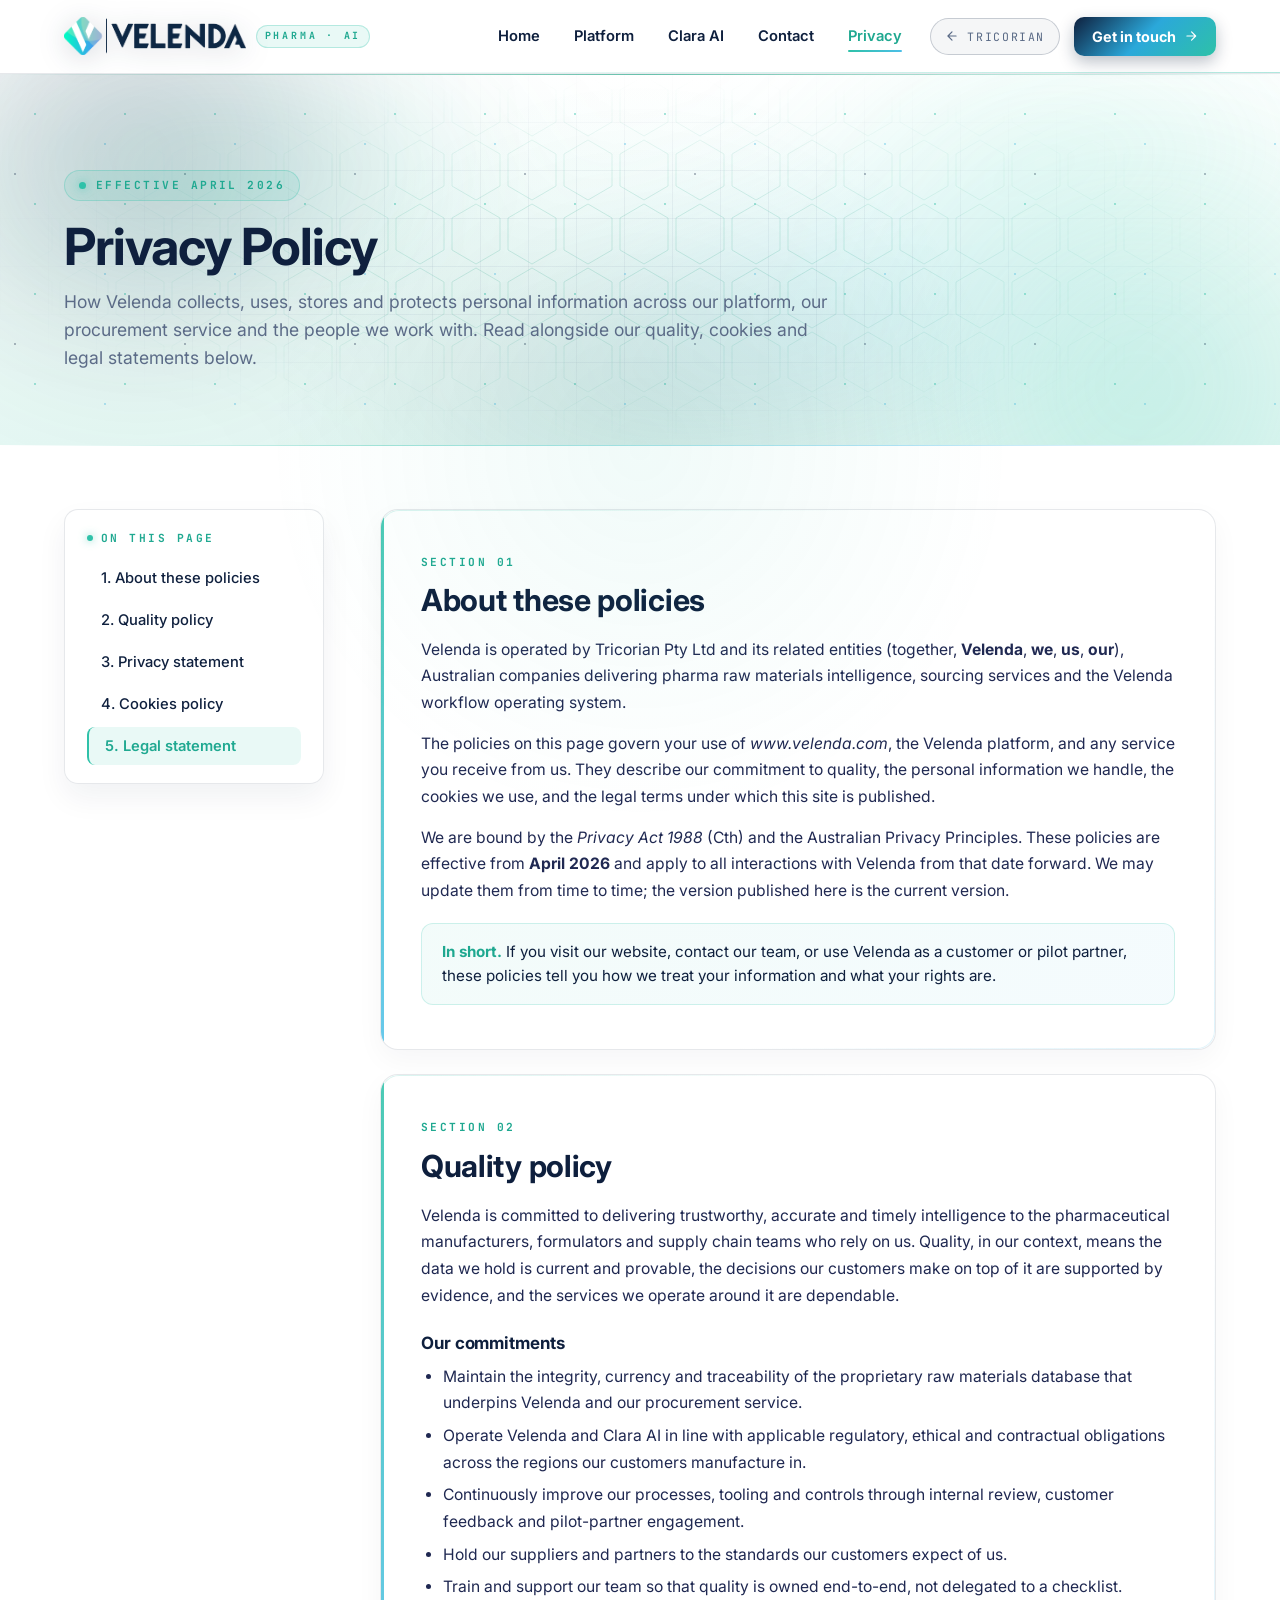
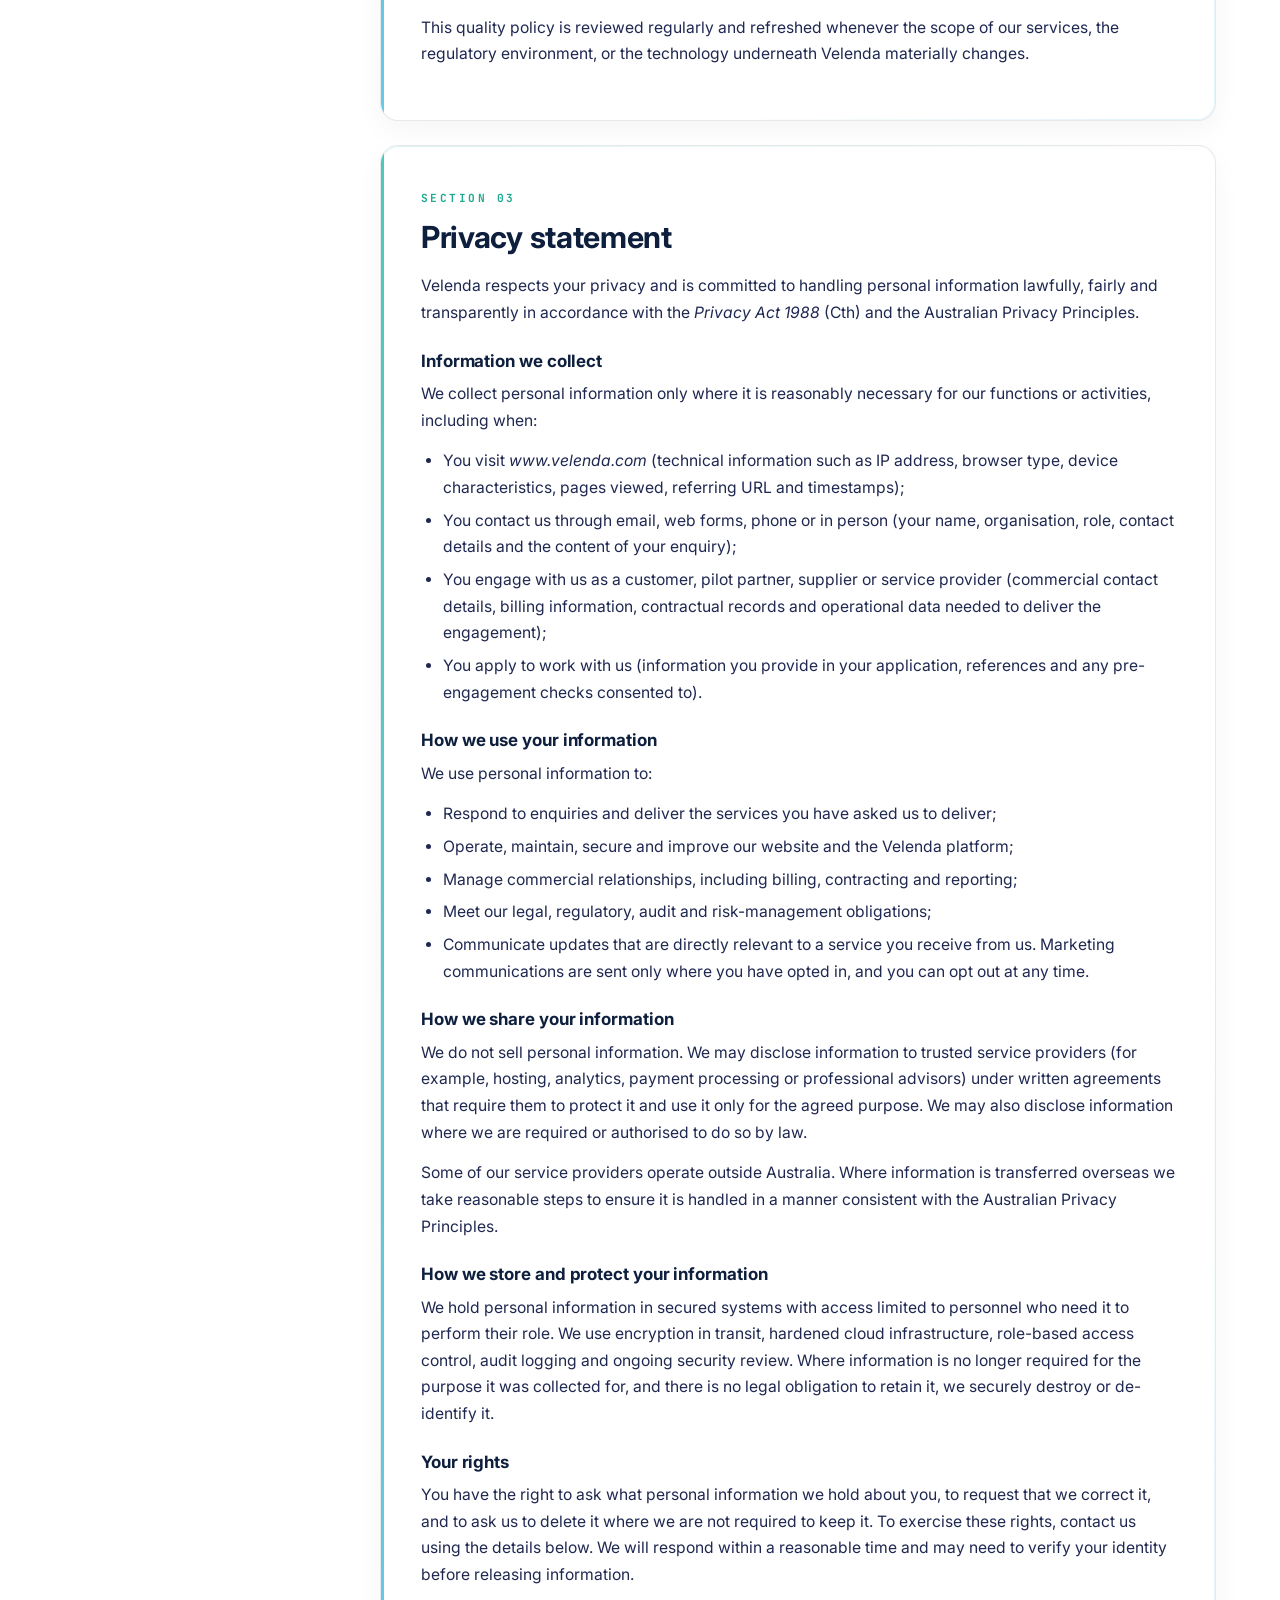
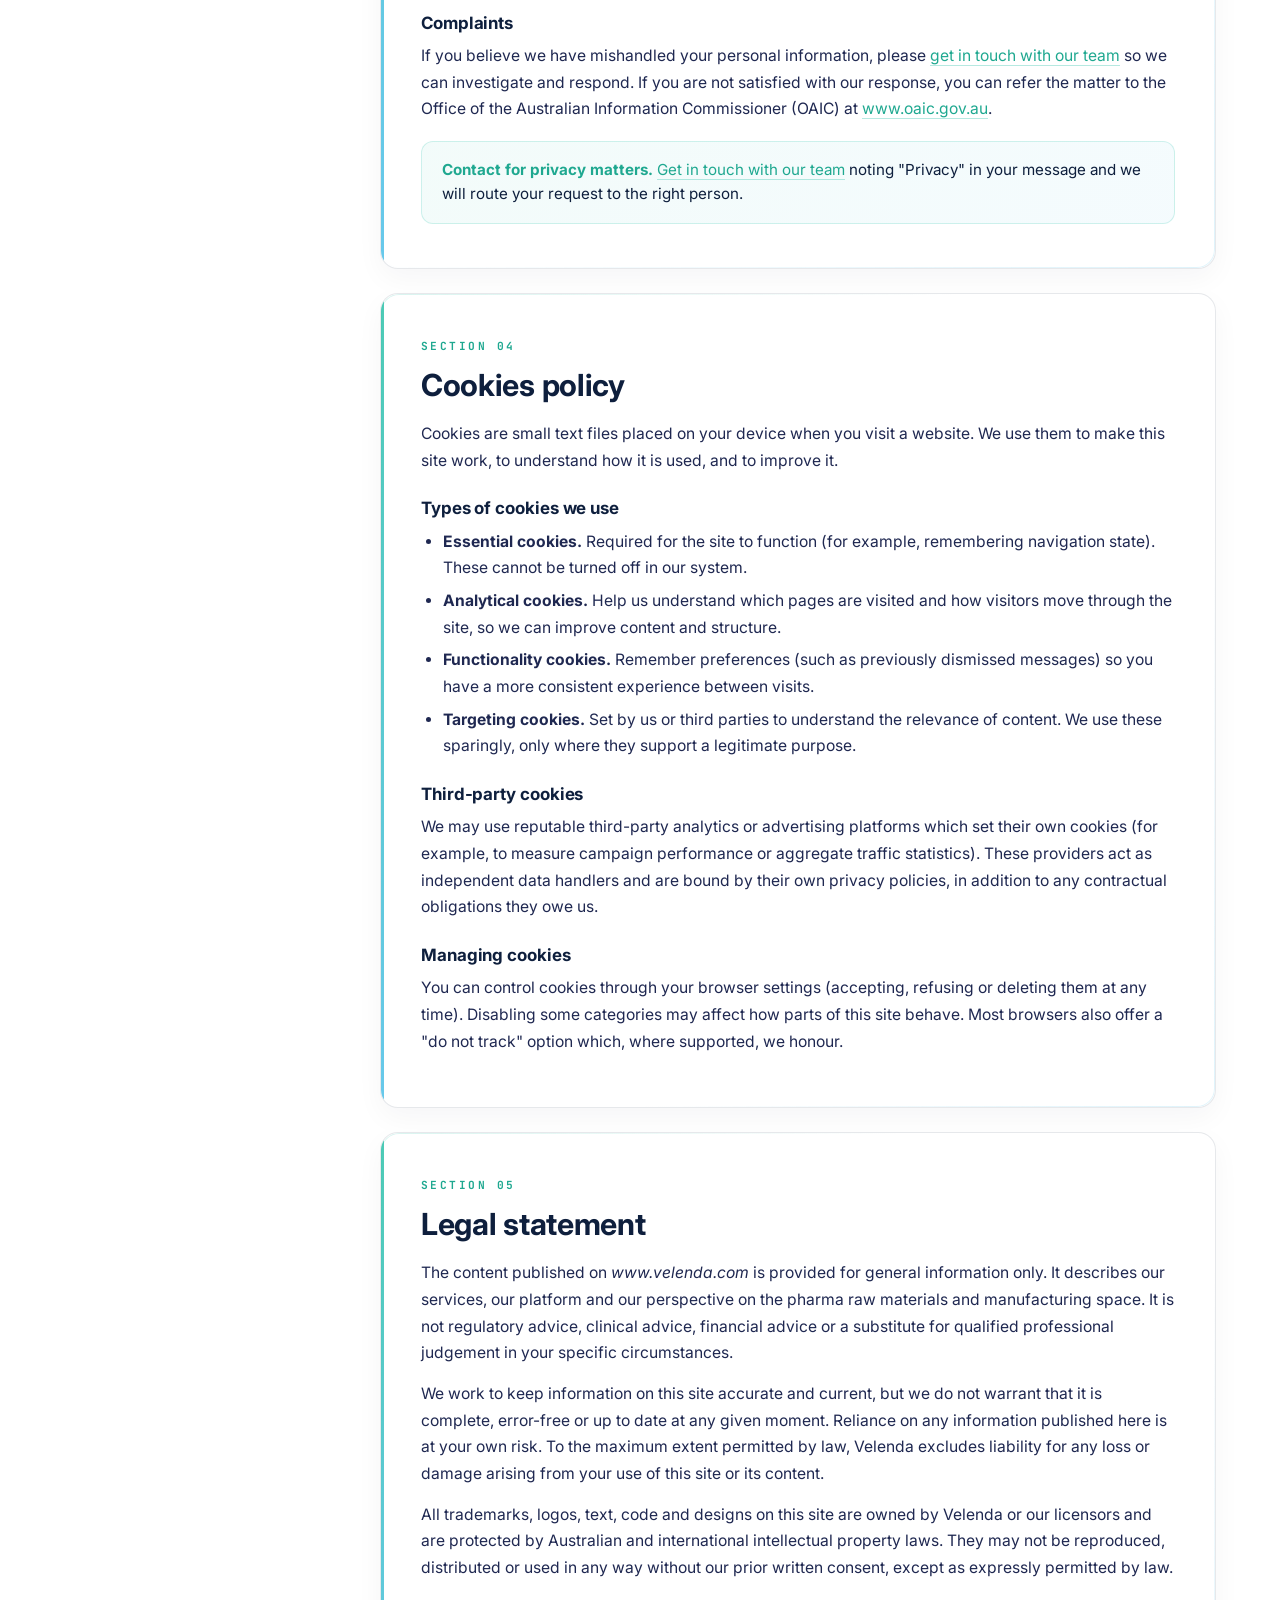
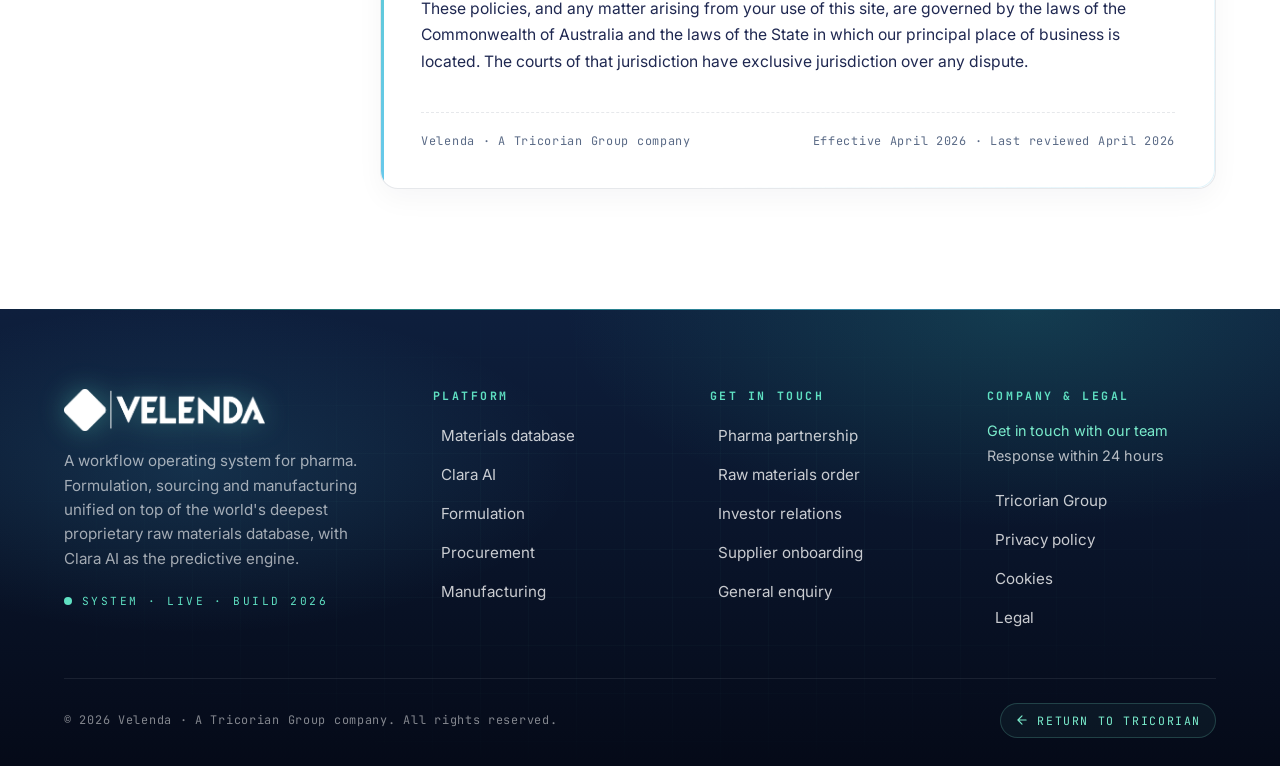
<file: privacy-policy.html>
<!doctype html>
<html lang="en">
<head>
  <meta charset="utf-8">
  <meta name="viewport" content="width=device-width, initial-scale=1, viewport-fit=cover">
  <title>Privacy Policy · Velenda</title>
  <meta name="description" content="Velenda privacy policy: how we collect, use, store and protect personal information. Includes our quality policy, cookies policy and legal statement.">
  <meta name="theme-color" content="#0E1F3D">
  <meta name="color-scheme" content="light">

  <link rel="icon" type="image/png" href="assets/velenda-logo.png">
  <link rel="apple-touch-icon" href="assets/velenda-logo.png">

  <link rel="preconnect" href="https://fonts.googleapis.com">
  <link rel="preconnect" href="https://fonts.gstatic.com" crossorigin>
  <link href="https://fonts.googleapis.com/css2?family=Inter:wght@400;500;600;700;800&family=JetBrains+Mono:wght@400;500;600;700&display=swap" rel="stylesheet">

  <link rel="stylesheet" href="https://cdn.jsdelivr.net/npm/bootstrap@5.3.3/dist/css/bootstrap.min.css">
  <link rel="stylesheet" href="css/main.css">

  <style>
  /* ============== PAGE-SPECIFIC: PRIVACY ============== */

  .vl-legal-hero {
    position:relative; overflow:hidden;
    background:linear-gradient(180deg,#fff 0%,var(--vl-mint-pale) 100%);
    padding:96px 0 56px;
  }
  .vl-legal-hero__bg { position:absolute; inset:0; pointer-events:none; overflow:hidden; }
  .vl-legal-hero__grid {
    position:absolute; inset:0;
    background-image:
      linear-gradient(rgba(51,63,112,.06) 1px, transparent 1px),
      linear-gradient(90deg, rgba(51,63,112,.06) 1px, transparent 1px);
    background-size:48px 48px;
    mask-image:radial-gradient(ellipse at center, #000 30%, transparent 75%);
    -webkit-mask-image:radial-gradient(ellipse at center, #000 30%, transparent 75%);
  }
  .vl-legal-hero__glow-a, .vl-legal-hero__glow-b { position:absolute; border-radius:50%; filter:blur(90px); pointer-events:none; }
  .vl-legal-hero__glow-a { top:-180px; left:-120px;  width:520px; height:520px; background:radial-gradient(circle, rgba(14,31,61,.25), transparent 70%); }
  .vl-legal-hero__glow-b { bottom:-200px; right:-120px; width:520px; height:520px; background:radial-gradient(circle, rgba(46,193,168,.28), transparent 70%); }
  .vl-legal-hero .container { position:relative; z-index:2; }

  .vl-legal-meta {
    display:inline-flex; align-items:center; gap:10px;
    font-family:var(--vl-mono); font-size:.7rem; letter-spacing:.22em; text-transform:uppercase;
    color:var(--vl-teal-deep); font-weight:700;
    padding:6px 14px; border-radius:999px;
    background:rgba(46,193,168,.10);
    border:1px solid rgba(46,193,168,.28);
  }
  .vl-legal-meta__dot { width:7px; height:7px; border-radius:50%; background:var(--vl-teal); box-shadow:0 0 10px rgba(46,193,168,.7); animation:vlPulse 2s infinite; }

  .vl-legal-title {
    font-family:var(--vl-sans); font-weight:700;
    letter-spacing:-.02em; line-height:1.08;
    font-size:clamp(2rem,4vw,3.4rem);
    color:var(--vl-navy); margin:18px 0 14px;
    max-width:880px;
  }
  .vl-legal-lede { color:var(--vl-mute); font-size:1.1rem; line-height:1.6; max-width:780px; }

  /* Layout */
  .vl-legal-shell {
    position:relative;
    padding:64px 0 96px;
    background:#fff;
  }
  .vl-legal-shell::before {
    content:""; position:absolute; left:0; right:0; top:0; height:1px;
    background:linear-gradient(90deg, transparent, rgba(46,193,168,.45) 30%, rgba(77,191,232,.45) 70%, transparent);
  }
  .vl-legal-grid {
    display:grid;
    grid-template-columns:260px 1fr;
    gap:56px;
    align-items:start;
  }
  @media (max-width:991.98px) {
    .vl-legal-grid { grid-template-columns:1fr; gap:32px; }
  }

  /* Sticky TOC */
  .vl-legal-toc {
    position:sticky; top:calc(var(--vl-header-h) + 24px);
    background:rgba(255,255,255,.85);
    -webkit-backdrop-filter:blur(14px) saturate(140%);
    backdrop-filter:blur(14px) saturate(140%);
    border:1px solid var(--vl-line);
    border-radius:14px;
    padding:22px 22px 18px;
    box-shadow:0 14px 30px rgba(14,31,61,.06);
  }
  @media (max-width:991.98px) {
    .vl-legal-toc { position:static; }
  }
  .vl-legal-toc__h {
    font-family:var(--vl-mono);
    font-size:.7rem; letter-spacing:.22em; text-transform:uppercase;
    color:var(--vl-teal-deep); font-weight:700;
    margin:0 0 14px;
    display:flex; align-items:center; gap:8px;
  }
  .vl-legal-toc__h::before {
    content:""; width:6px; height:6px; border-radius:50%;
    background:var(--vl-teal); box-shadow:0 0 8px rgba(46,193,168,.7);
  }
  .vl-legal-toc__list { list-style:none; padding:0; margin:0; display:flex; flex-direction:column; gap:4px; }
  .vl-legal-toc__list a {
    display:block; padding:8px 12px;
    font-size:.92rem; font-weight:500;
    color:var(--vl-navy); text-decoration:none;
    border-radius:8px; border-left:2px solid transparent;
    transition:background .2s ease, border-color .2s ease, color .2s ease, padding-left .2s ease;
  }
  .vl-legal-toc__list a:hover { background:rgba(46,193,168,.08); color:var(--vl-teal-deep); }
  .vl-legal-toc__list a.is-active {
    background:rgba(46,193,168,.10);
    border-left-color:var(--vl-teal);
    color:var(--vl-teal-deep); font-weight:600;
    padding-left:16px;
  }

  /* Sections */
  .vl-legal-section {
    position:relative;
    background:#fff;
    border:1px solid var(--vl-line);
    border-radius:18px;
    padding:38px 40px;
    margin-bottom:24px;
    box-shadow:0 10px 28px rgba(14,31,61,.04);
    overflow:hidden;
  }
  .vl-legal-section::before {
    content:""; position:absolute; left:0; top:0; bottom:0; width:3px;
    background:linear-gradient(180deg, var(--vl-teal), var(--vl-sky));
    border-radius:3px 0 0 3px;
    opacity:.85;
  }
  .vl-legal-section::after {
    content:""; position:absolute; inset:0; border-radius:inherit; pointer-events:none;
    padding:1px;
    background:linear-gradient(135deg, rgba(46,193,168,.18), transparent 35%, transparent 65%, rgba(77,191,232,.18));
    -webkit-mask:linear-gradient(#000 0 0) content-box, linear-gradient(#000 0 0);
    -webkit-mask-composite:xor; mask-composite:exclude;
  }
  @media (max-width:599.98px) {
    .vl-legal-section { padding:28px 22px; }
  }

  .vl-legal-section__num {
    display:inline-flex; align-items:center; gap:8px;
    font-family:var(--vl-mono);
    font-size:.7rem; letter-spacing:.22em; text-transform:uppercase;
    color:var(--vl-teal-deep); font-weight:700;
    margin-bottom:8px;
  }
  .vl-legal-section h2 {
    font-family:var(--vl-sans); font-weight:700;
    color:var(--vl-navy); letter-spacing:-.01em;
    font-size:clamp(1.5rem,2.4vw,1.9rem); line-height:1.2;
    margin:4px 0 18px;
    scroll-margin-top:calc(var(--vl-header-h) + 24px);
  }
  .vl-legal-section h3 {
    font-family:var(--vl-sans); font-weight:700;
    color:var(--vl-navy);
    font-size:1.06rem; letter-spacing:-.005em;
    margin:24px 0 10px;
  }
  .vl-legal-section p, .vl-legal-section li {
    color:#1f2851; font-size:.98rem; line-height:1.7;
  }
  .vl-legal-section p { margin:0 0 14px; }
  .vl-legal-section ul { padding-left:22px; margin:0 0 14px; }
  .vl-legal-section ul li { margin-bottom:6px; }
  .vl-legal-section a { color:var(--vl-teal-deep); text-decoration:none; border-bottom:1px solid rgba(46,193,168,.35); transition:color .2s ease, border-color .2s ease; }
  .vl-legal-section a:hover { color:var(--vl-navy); border-bottom-color:var(--vl-navy); }

  .vl-legal-callout {
    margin:18px 0 6px;
    padding:16px 20px;
    border-radius:12px;
    background:linear-gradient(135deg, rgba(46,193,168,.06), rgba(77,191,232,.06));
    border:1px solid rgba(46,193,168,.20);
    color:var(--vl-navy);
    font-size:.95rem; line-height:1.6;
  }
  .vl-legal-callout strong { color:var(--vl-teal-deep); }

  .vl-legal-foot {
    margin-top:36px;
    padding-top:20px;
    border-top:1px dashed var(--vl-line);
    font-family:var(--vl-mono);
    font-size:.74rem; letter-spacing:.06em;
    color:var(--vl-mute);
    display:flex; justify-content:space-between; flex-wrap:wrap; gap:10px;
  }
  </style>
</head>
<body>
  <a class="vl-skip" href="#main">Skip to content</a>
  <div class="vl-grain" aria-hidden="true"></div>
  <div class="vl-cursor" aria-hidden="true"></div>

  <!-- Header (injected by main.js) -->
  <div id="vl-header-slot"></div>

  <main id="main">

    <!-- HERO -->
    <section class="vl-legal-hero">
      <div class="vl-legal-hero__bg">
        <div class="vl-legal-hero__grid"></div>
        <div class="vl-hex"></div>
        <div class="vl-particles"></div>
        <div class="vl-aurora"></div>
        <div class="vl-scanline"></div>
        <div class="vl-legal-hero__glow-a"></div>
        <div class="vl-legal-hero__glow-b"></div>
      </div>
      <div class="container">
        <span class="vl-legal-meta">
          <span class="vl-legal-meta__dot"></span>
          Effective April 2026
        </span>
        <h1 class="vl-legal-title">Privacy Policy</h1>
        <p class="vl-legal-lede">
          How Velenda collects, uses, stores and protects personal information across our
          platform, our procurement service and the people we work with. Read alongside our
          quality, cookies and legal statements below.
        </p>
      </div>
    </section>

    <!-- BODY -->
    <section class="vl-legal-shell">
      <div class="container">
        <div class="vl-legal-grid">

          <!-- TOC -->
          <aside class="vl-legal-toc" aria-label="On this page">
            <h2 class="vl-legal-toc__h">On this page</h2>
            <ul class="vl-legal-toc__list" id="vlToc">
              <li><a href="#about">1. About these policies</a></li>
              <li><a href="#quality">2. Quality policy</a></li>
              <li><a href="#privacy">3. Privacy statement</a></li>
              <li><a href="#cookies">4. Cookies policy</a></li>
              <li><a href="#legal">5. Legal statement</a></li>
            </ul>
          </aside>

          <div>

            <!-- 1. ABOUT THESE POLICIES -->
            <article id="about" class="vl-legal-section vl-reveal">
              <span class="vl-legal-section__num">Section 01</span>
              <h2>About these policies</h2>
              <p>
                Velenda is operated by Tricorian Pty Ltd and its related entities (together,
                <strong>Velenda</strong>, <strong>we</strong>, <strong>us</strong>, <strong>our</strong>),
                Australian companies delivering pharma raw materials intelligence, sourcing
                services and the Velenda workflow operating system.
              </p>
              <p>
                The policies on this page govern your use of <em>www.velenda.com</em>, the
                Velenda platform, and any service you receive from us. They describe our
                commitment to quality, the personal information we handle, the cookies we
                use, and the legal terms under which this site is published.
              </p>
              <p>
                We are bound by the <em>Privacy Act 1988</em> (Cth) and the Australian Privacy
                Principles. These policies are effective from <strong>April 2026</strong> and
                apply to all interactions with Velenda from that date forward. We may update
                them from time to time; the version published here is the current version.
              </p>
              <div class="vl-legal-callout">
                <strong>In short.</strong> If you visit our website, contact our team, or use
                Velenda as a customer or pilot partner, these policies tell you how we treat
                your information and what your rights are.
              </div>
            </article>

            <!-- 2. QUALITY POLICY -->
            <article id="quality" class="vl-legal-section vl-reveal">
              <span class="vl-legal-section__num">Section 02</span>
              <h2>Quality policy</h2>
              <p>
                Velenda is committed to delivering trustworthy, accurate and timely
                intelligence to the pharmaceutical manufacturers, formulators and supply chain
                teams who rely on us. Quality, in our context, means the data we hold is
                current and provable, the decisions our customers make on top of it are
                supported by evidence, and the services we operate around it are dependable.
              </p>
              <h3>Our commitments</h3>
              <ul>
                <li>Maintain the integrity, currency and traceability of the proprietary raw materials database that underpins Velenda and our procurement service.</li>
                <li>Operate Velenda and Clara AI in line with applicable regulatory, ethical and contractual obligations across the regions our customers manufacture in.</li>
                <li>Continuously improve our processes, tooling and controls through internal review, customer feedback and pilot-partner engagement.</li>
                <li>Hold our suppliers and partners to the standards our customers expect of us.</li>
                <li>Train and support our team so that quality is owned end-to-end, not delegated to a checklist.</li>
              </ul>
              <p>
                This quality policy is reviewed regularly and refreshed whenever the scope of
                our services, the regulatory environment, or the technology underneath
                Velenda materially changes.
              </p>
            </article>

            <!-- 3. PRIVACY STATEMENT -->
            <article id="privacy" class="vl-legal-section vl-reveal">
              <span class="vl-legal-section__num">Section 03</span>
              <h2>Privacy statement</h2>
              <p>
                Velenda respects your privacy and is committed to handling personal
                information lawfully, fairly and transparently in accordance with the
                <em>Privacy Act 1988</em> (Cth) and the Australian Privacy Principles.
              </p>

              <h3>Information we collect</h3>
              <p>We collect personal information only where it is reasonably necessary for our functions or activities, including when:</p>
              <ul>
                <li>You visit <em>www.velenda.com</em> (technical information such as IP address, browser type, device characteristics, pages viewed, referring URL and timestamps);</li>
                <li>You contact us through email, web forms, phone or in person (your name, organisation, role, contact details and the content of your enquiry);</li>
                <li>You engage with us as a customer, pilot partner, supplier or service provider (commercial contact details, billing information, contractual records and operational data needed to deliver the engagement);</li>
                <li>You apply to work with us (information you provide in your application, references and any pre-engagement checks consented to).</li>
              </ul>

              <h3>How we use your information</h3>
              <p>We use personal information to:</p>
              <ul>
                <li>Respond to enquiries and deliver the services you have asked us to deliver;</li>
                <li>Operate, maintain, secure and improve our website and the Velenda platform;</li>
                <li>Manage commercial relationships, including billing, contracting and reporting;</li>
                <li>Meet our legal, regulatory, audit and risk-management obligations;</li>
                <li>Communicate updates that are directly relevant to a service you receive from us. Marketing communications are sent only where you have opted in, and you can opt out at any time.</li>
              </ul>

              <h3>How we share your information</h3>
              <p>
                We do not sell personal information. We may disclose information to trusted
                service providers (for example, hosting, analytics, payment processing or
                professional advisors) under written agreements that require them to protect
                it and use it only for the agreed purpose. We may also disclose information
                where we are required or authorised to do so by law.
              </p>
              <p>
                Some of our service providers operate outside Australia. Where information
                is transferred overseas we take reasonable steps to ensure it is handled in
                a manner consistent with the Australian Privacy Principles.
              </p>

              <h3>How we store and protect your information</h3>
              <p>
                We hold personal information in secured systems with access limited to
                personnel who need it to perform their role. We use encryption in transit,
                hardened cloud infrastructure, role-based access control, audit logging and
                ongoing security review. Where information is no longer required for the
                purpose it was collected for, and there is no legal obligation to retain it,
                we securely destroy or de-identify it.
              </p>

              <h3>Your rights</h3>
              <p>
                You have the right to ask what personal information we hold about you, to
                request that we correct it, and to ask us to delete it where we are not
                required to keep it. To exercise these rights, contact us using the details
                below. We will respond within a reasonable time and may need to verify your
                identity before releasing information.
              </p>

              <h3>Complaints</h3>
              <p>
                If you believe we have mishandled your personal information, please
                <a href="https://www.tricorian.com/contact-us/">get in touch with our team</a>
                so we can investigate and respond. If you are not satisfied with our
                response, you can refer the matter to the Office of the Australian
                Information Commissioner (OAIC) at
                <a href="https://www.oaic.gov.au" rel="noopener">www.oaic.gov.au</a>.
              </p>

              <div class="vl-legal-callout">
                <strong>Contact for privacy matters.</strong>
                <a href="https://www.tricorian.com/contact-us/">Get in touch with our team</a>
                noting "Privacy" in your message and we will route your request to the right person.
              </div>
            </article>

            <!-- 4. COOKIES POLICY -->
            <article id="cookies" class="vl-legal-section vl-reveal">
              <span class="vl-legal-section__num">Section 04</span>
              <h2>Cookies policy</h2>
              <p>
                Cookies are small text files placed on your device when you visit a website.
                We use them to make this site work, to understand how it is used, and to
                improve it.
              </p>

              <h3>Types of cookies we use</h3>
              <ul>
                <li><strong>Essential cookies.</strong> Required for the site to function (for example, remembering navigation state). These cannot be turned off in our system.</li>
                <li><strong>Analytical cookies.</strong> Help us understand which pages are visited and how visitors move through the site, so we can improve content and structure.</li>
                <li><strong>Functionality cookies.</strong> Remember preferences (such as previously dismissed messages) so you have a more consistent experience between visits.</li>
                <li><strong>Targeting cookies.</strong> Set by us or third parties to understand the relevance of content. We use these sparingly, only where they support a legitimate purpose.</li>
              </ul>

              <h3>Third-party cookies</h3>
              <p>
                We may use reputable third-party analytics or advertising platforms which
                set their own cookies (for example, to measure campaign performance or
                aggregate traffic statistics). These providers act as independent data
                handlers and are bound by their own privacy policies, in addition to any
                contractual obligations they owe us.
              </p>

              <h3>Managing cookies</h3>
              <p>
                You can control cookies through your browser settings (accepting, refusing
                or deleting them at any time). Disabling some categories may affect how parts
                of this site behave. Most browsers also offer a "do not track" option which,
                where supported, we honour.
              </p>
            </article>

            <!-- 5. LEGAL STATEMENT -->
            <article id="legal" class="vl-legal-section vl-reveal">
              <span class="vl-legal-section__num">Section 05</span>
              <h2>Legal statement</h2>
              <p>
                The content published on <em>www.velenda.com</em> is provided for general
                information only. It describes our services, our platform and our
                perspective on the pharma raw materials and manufacturing space. It is not
                regulatory advice, clinical advice, financial advice or a substitute for
                qualified professional judgement in your specific circumstances.
              </p>
              <p>
                We work to keep information on this site accurate and current, but we do not
                warrant that it is complete, error-free or up to date at any given moment.
                Reliance on any information published here is at your own risk. To the
                maximum extent permitted by law, Velenda excludes liability for any loss or
                damage arising from your use of this site or its content.
              </p>
              <p>
                All trademarks, logos, text, code and designs on this site are owned by
                Velenda or our licensors and are protected by Australian and international
                intellectual property laws. They may not be reproduced, distributed or used
                in any way without our prior written consent, except as expressly permitted
                by law.
              </p>
              <p>
                These policies, and any matter arising from your use of this site, are
                governed by the laws of the Commonwealth of Australia and the laws of the
                State in which our principal place of business is located. The courts of
                that jurisdiction have exclusive jurisdiction over any dispute.
              </p>

              <div class="vl-legal-foot">
                <span>Velenda · A Tricorian Group company</span>
                <span>Effective April 2026 · Last reviewed April 2026</span>
              </div>
            </article>

          </div>
        </div>
      </div>
    </section>

  </main>

  <!-- Footer (injected by main.js) -->
  <div id="vl-footer-slot"></div>

  <script src="js/main.js"></script>
  <script>
  /* TOC active-section sync */
  (function () {
    if (!('IntersectionObserver' in window)) return;
    var links = document.querySelectorAll('.vl-legal-toc__list a');
    var map = {};
    links.forEach(function (a) {
      var id = a.getAttribute('href').replace('#', '');
      map[id] = a;
    });
    var sections = document.querySelectorAll('.vl-legal-section[id]');
    var io = new IntersectionObserver(function (entries) {
      entries.forEach(function (e) {
        var id = e.target.id;
        if (e.isIntersecting && map[id]) {
          links.forEach(function (a) { a.classList.remove('is-active'); });
          map[id].classList.add('is-active');
        }
      });
    }, { rootMargin: '-30% 0px -55% 0px', threshold: 0 });
    sections.forEach(function (s) { io.observe(s); });
  })();
  </script>
</body>
</html>
</file>
<file: css/main.css>
/* =====================================================================
   VELENDA / Pharma AI Operating System
   Shared site theme: tokens, base, header, footer, 3D / futuristic FX
   ===================================================================== */

:root {
  /* Brand */
  --vl-navy:#0E1F3D;
  --vl-navy-deep:#070F22;
  --vl-navy-soft:#3a4a72;
  --vl-teal:#2EC1A8;
  --vl-teal-deep:#1FA890;
  --vl-teal-bright:#5FE0C2;
  --vl-mint:#7AECCC;
  --vl-mint-soft:#B4EEE0;
  --vl-mint-pale:#E6F9F4;
  --vl-sky:#4DBFE8;
  --vl-sky-deep:#2BA8DA;
  --vl-sky-soft:#A6E2F2;
  --vl-ink:#0E1F3D;
  --vl-mute:#5a6a86;
  --vl-line:rgba(14,31,61,.10);
  --vl-line-strong:rgba(14,31,61,.20);
  --vl-mono:'JetBrains Mono','SF Mono',SFMono-Regular,Consolas,'Liberation Mono',Menlo,monospace;
  --vl-sans:'Inter',system-ui,-apple-system,'Segoe UI',Roboto,sans-serif;

  /* Layout */
  --vl-header-h:74px;
  --vl-container:1200px;
}

* { box-sizing: border-box; }
html, body {
  margin:0; padding:0;
  background:#fff;
  color:var(--vl-navy);
  font-family:var(--vl-sans);
  -webkit-font-smoothing:antialiased;
  -moz-osx-font-smoothing:grayscale;
  scroll-behavior:smooth;
}
body { padding-top: calc(var(--vl-header-h) + env(safe-area-inset-top, 0px)); }
img { max-width:100%; display:block; }
a { color:var(--vl-teal-deep); }

.container {
  width:100%;
  max-width:var(--vl-container);
  margin:0 auto;
  padding:0 24px;
}

.vl-skip {
  position:absolute; left:-9999px; top:0;
  background:var(--vl-navy); color:#fff; padding:10px 16px;
  z-index:9999; border-radius:0 0 6px 0;
}
.vl-skip:focus { left:0; }

/* =====================================================================
   GLOBAL FUTURISTIC FX (used by all pages)
   ===================================================================== */

/* Subtle grain overlay sitewide */
.vl-grain {
  position:fixed; inset:0; pointer-events:none; z-index:80;
  opacity:.045; mix-blend-mode:overlay;
  background-image:url("data:image/svg+xml;utf8,<svg xmlns='http://www.w3.org/2000/svg' width='200' height='200'><filter id='n'><feTurbulence type='fractalNoise' baseFrequency='0.85' numOctaves='2' stitchTiles='stitch'/></filter><rect width='200' height='200' filter='url(%23n)' opacity='0.85'/></svg>");
  background-size:200px 200px;
}

/* Cursor spotlight */
.vl-cursor {
  position:fixed; inset:0; pointer-events:none; z-index:1;
  background:radial-gradient(620px circle at var(--cx,50%) var(--cy,50%),
              rgba(46,193,168,.07), transparent 60%);
  transition:opacity .4s ease;
}

/* Reusable hex pattern + particles + scanline + aurora */
.vl-hex {
  position:absolute; inset:0; pointer-events:none; opacity:.42;
  background-image:url("data:image/svg+xml;utf8,<svg xmlns='http://www.w3.org/2000/svg' width='56' height='64' viewBox='0 0 56 64'><path d='M28 2 L52 16 L52 48 L28 62 L4 48 L4 16 Z' fill='none' stroke='%2326A688' stroke-width='1' opacity='.45'/></svg>");
  background-size:56px 64px;
  mask-image:radial-gradient(ellipse at center,#000 20%,transparent 70%);
  -webkit-mask-image:radial-gradient(ellipse at center,#000 20%,transparent 70%);
}
.vl-particles { position:absolute; inset:0; pointer-events:none; overflow:hidden; }
.vl-particles::before, .vl-particles::after {
  content:""; position:absolute; inset:-50%;
  background-image:
    radial-gradient(circle, rgba(46,193,168,.55) 1px, transparent 1.5px),
    radial-gradient(circle, rgba(77,191,232,.50) 1px, transparent 1.5px),
    radial-gradient(circle, rgba(14,31,61,.40) 1px, transparent 1.5px);
  background-size:90px 90px, 130px 130px, 170px 170px;
  background-position:0 0, 30px 60px, 60px 30px;
  animation:vlDrift 28s linear infinite;
  opacity:.55;
}
.vl-particles::after { animation-duration:42s; animation-direction:reverse; opacity:.28; }
@keyframes vlDrift { to { background-position:90px 90px, 170px 200px, 200px 170px; } }
.vl-aurora {
  position:absolute; inset:-10% -5%; pointer-events:none;
  filter:blur(70px); opacity:.5;
  background:
    radial-gradient(40% 50% at 20% 30%, rgba(46,193,168,.45) 0%, transparent 60%),
    radial-gradient(35% 40% at 80% 25%, rgba(95,224,194,.40) 0%, transparent 60%),
    radial-gradient(38% 45% at 65% 60%, rgba(77,191,232,.35) 0%, transparent 60%),
    radial-gradient(45% 55% at 50% 80%, rgba(14,31,61,.30) 0%, transparent 60%);
  animation:vlAurora 18s ease-in-out infinite alternate;
}
@keyframes vlAurora {
  0%   { transform:translate3d(0,0,0) scale(1); }
  50%  { transform:translate3d(2%,-3%,0) scale(1.06); }
  100% { transform:translate3d(-2%,2%,0) scale(.97); }
}
.vl-scanline {
  position:absolute; left:0; right:0; top:0; height:1px;
  background:linear-gradient(90deg, transparent, rgba(38,166,136,.7), transparent);
  animation:vlScan 7s linear infinite;
}
@keyframes vlScan { 0% { transform:translateY(0); } 100% { transform:translateY(85vh); } }

/* Page reveal (used by IntersectionObserver in main.js) */
.vl-reveal {
  opacity:0; transform:translateY(24px);
  transition:opacity .8s cubic-bezier(.2,.7,.2,1), transform .8s cubic-bezier(.2,.7,.2,1);
}
.vl-reveal.is-in { opacity:1; transform:translateY(0); }
.vl-reveal[data-delay="1"] { transition-delay:.08s; }
.vl-reveal[data-delay="2"] { transition-delay:.16s; }
.vl-reveal[data-delay="3"] { transition-delay:.24s; }
.vl-reveal[data-delay="4"] { transition-delay:.32s; }

/* =====================================================================
   HEADER
   ===================================================================== */

.vl-header {
  position:fixed; top:0; left:0; right:0; z-index:100;
  height:calc(var(--vl-header-h) + env(safe-area-inset-top, 0px));
  padding-top:env(safe-area-inset-top, 0px);
  display:flex; align-items:center;
  background:rgba(255,255,255,.78);
  -webkit-backdrop-filter:blur(18px) saturate(160%);
  backdrop-filter:blur(18px) saturate(160%);
  border-bottom:1px solid var(--vl-line);
  transition:background .3s ease, box-shadow .3s ease, border-color .3s ease;
}
.vl-header.is-scrolled {
  background:rgba(255,255,255,.92);
  box-shadow:0 6px 24px rgba(14,31,61,.08);
}
/* Animated accent line under header */
.vl-header::after {
  content:""; position:absolute; left:0; right:0; bottom:0;
  height:1px;
  background:linear-gradient(90deg,
    transparent 0%,
    rgba(46,193,168,0) 10%,
    rgba(46,193,168,.55) 50%,
    rgba(77,191,232,0) 90%,
    transparent 100%);
  background-size:200% 100%;
  animation:vlHeaderShine 9s linear infinite;
  opacity:.7;
}
@keyframes vlHeaderShine { from { background-position:200% 0; } to { background-position:-200% 0; } }

.vl-header__inner {
  width:100%; max-width:var(--vl-container);
  margin:0 auto; padding:0 24px;
  display:flex; align-items:center; gap:24px;
}

.vl-header__brand {
  display:inline-flex; align-items:center; gap:10px;
  text-decoration:none;
  perspective:600px;
}
.vl-header__logo {
  height:38px; width:auto;
  filter:drop-shadow(0 4px 14px rgba(14,31,61,.18));
  transform-style:preserve-3d;
  transition:transform .5s cubic-bezier(.2,.7,.2,1);
}
.vl-header__brand:hover .vl-header__logo {
  transform:rotateY(-12deg) translateZ(8px);
}
.vl-header__brandtag {
  font-family:var(--vl-mono);
  font-size:.62rem; letter-spacing:.28em; text-transform:uppercase;
  color:var(--vl-teal-deep); font-weight:700;
  padding:3px 8px; border-radius:999px;
  background:rgba(46,193,168,.10);
  border:1px solid rgba(46,193,168,.28);
}

.vl-header__nav {
  margin-left:auto;
  display:flex; align-items:center; gap:6px;
}
.vl-header__link {
  position:relative;
  font-size:.92rem; font-weight:600;
  color:var(--vl-navy);
  text-decoration:none;
  padding:8px 14px; border-radius:8px;
  transition:color .2s ease, background .2s ease;
}
.vl-header__link::after {
  content:""; position:absolute; left:14px; right:14px; bottom:4px;
  height:2px; border-radius:2px;
  background:linear-gradient(90deg, var(--vl-teal), var(--vl-sky));
  transform:scaleX(0); transform-origin:left center;
  transition:transform .3s cubic-bezier(.2,.7,.2,1);
}
.vl-header__link:hover { color:var(--vl-teal-deep); }
.vl-header__link:hover::after,
.vl-header__link.is-active::after { transform:scaleX(1); }
.vl-header__link.is-active { color:var(--vl-teal-deep); }

.vl-header__return {
  display:inline-flex; align-items:center; gap:8px;
  font-family:var(--vl-mono);
  font-size:.72rem; letter-spacing:.14em; text-transform:uppercase;
  color:var(--vl-mute); text-decoration:none;
  padding:9px 14px; border-radius:999px;
  background:rgba(14,31,61,.04);
  border:1px solid var(--vl-line-strong);
  transition:background .2s ease, color .2s ease, border-color .2s ease, transform .2s ease;
  margin-left:8px;
}
.vl-header__return:hover {
  color:var(--vl-navy);
  background:rgba(14,31,61,.08);
  border-color:rgba(14,31,61,.30);
  transform:translateX(-2px);
}
.vl-header__return svg {
  width:14px; height:14px;
  transition:transform .25s ease;
}
.vl-header__return:hover svg { transform:translateX(-3px); }

.vl-header__cta {
  display:inline-flex; align-items:center; gap:8px;
  padding:9px 18px; border-radius:10px;
  font-weight:700; font-size:.9rem; text-decoration:none;
  background:linear-gradient(135deg, var(--vl-navy) 0%, var(--vl-sky-deep) 50%, var(--vl-teal) 100%);
  color:#fff !important;
  box-shadow:0 6px 16px rgba(14,31,61,.28);
  transition:transform .2s ease, box-shadow .2s ease;
  margin-left:8px;
  position:relative; overflow:hidden;
}
.vl-header__cta::before {
  content:""; position:absolute; inset:0;
  background:linear-gradient(120deg, transparent 30%, rgba(255,255,255,.30) 50%, transparent 70%);
  transform:translateX(-100%); transition:transform .6s ease;
}
.vl-header__cta:hover {
  transform:translateY(-1px);
  box-shadow:0 12px 22px rgba(38,166,136,.4);
}
.vl-header__cta:hover::before { transform:translateX(100%); }

.vl-header__toggle {
  display:none;
  border:1px solid var(--vl-line-strong);
  background:rgba(255,255,255,.6);
  width:42px; height:42px; border-radius:10px;
  cursor:pointer; padding:0;
  align-items:center; justify-content:center;
}
.vl-header__toggle span {
  position:relative; display:block; width:18px; height:2px;
  background:var(--vl-navy); border-radius:2px;
}
.vl-header__toggle span::before,
.vl-header__toggle span::after {
  content:""; position:absolute; left:0; right:0;
  height:2px; background:var(--vl-navy); border-radius:2px;
  transition:transform .25s ease;
}
.vl-header__toggle span::before { top:-6px; }
.vl-header__toggle span::after  { top:6px; }
.vl-header__toggle.is-open span { background:transparent; }
.vl-header__toggle.is-open span::before { top:0; transform:rotate(45deg); }
.vl-header__toggle.is-open span::after  { top:0; transform:rotate(-45deg); }

@media (max-width:991.98px) {
  .vl-header__nav {
    position:fixed;
    top:calc(var(--vl-header-h) + env(safe-area-inset-top, 0px)); left:0; right:0;
    flex-direction:column;
    align-items:stretch;
    gap:0;
    padding:18px 24px 28px;
    background:rgba(255,255,255,.96);
    -webkit-backdrop-filter:blur(20px) saturate(160%);
    backdrop-filter:blur(20px) saturate(160%);
    border-bottom:1px solid var(--vl-line);
    transform:translateY(-110%);
    transition:transform .35s cubic-bezier(.2,.7,.2,1);
    box-shadow:0 18px 40px rgba(14,31,61,.10);
  }
  .vl-header__nav.is-open { transform:translateY(0); }
  .vl-header__link { padding:14px 12px; border-radius:10px; font-size:1rem; }
  .vl-header__link::after { display:none; }
  .vl-header__link:hover { background:rgba(46,193,168,.08); }
  .vl-header__return,
  .vl-header__cta { margin:8px 12px 0; justify-content:center; }
  .vl-header__toggle { display:inline-flex; margin-left:auto; }
  .vl-header__brandtag { display:none; }
}

/* =====================================================================
   FOOTER
   ===================================================================== */

.vl-footer {
  position:relative;
  background:
    radial-gradient(60% 80% at 80% 0%, rgba(46,193,168,.18), transparent 60%),
    radial-gradient(50% 60% at 15% 35%, rgba(77,191,232,.15), transparent 60%),
    linear-gradient(180deg, #0E1F3D 0%, #050A18 100%);
  color:#cfd9ec;
  padding:80px 0 28px;
  overflow:hidden;
  isolation:isolate;
}
.vl-footer::before {
  content:""; position:absolute; left:0; right:0; top:0; height:1px;
  background:linear-gradient(90deg,
    transparent 0%,
    rgba(46,193,168,.6) 30%,
    rgba(77,191,232,.6) 70%,
    transparent 100%);
}
.vl-footer__bg {
  position:absolute; inset:0; pointer-events:none; z-index:-1;
  opacity:.5;
}
.vl-footer__grid {
  position:absolute; inset:0;
  background-image:
    linear-gradient(rgba(122,236,204,.05) 1px, transparent 1px),
    linear-gradient(90deg, rgba(122,236,204,.05) 1px, transparent 1px);
  background-size:48px 48px;
  mask-image:radial-gradient(ellipse at 50% 50%, #000 30%, transparent 80%);
  -webkit-mask-image:radial-gradient(ellipse at 50% 50%, #000 30%, transparent 80%);
}
.vl-footer__inner { position:relative; z-index:1; }

.vl-footer__top {
  display:grid;
  grid-template-columns:1.4fr 1fr 1fr 1fr;
  gap:48px;
  margin-bottom:48px;
}
@media (max-width:991.98px) { .vl-footer__top { grid-template-columns:1fr 1fr; gap:36px; } }
@media (max-width:599.98px) { .vl-footer__top { grid-template-columns:1fr; gap:32px; } }

.vl-footer__brand {
  display:flex; flex-direction:column; gap:18px;
  max-width:380px;
}
.vl-footer__logo {
  height:42px;
  width:auto;
  max-width:220px;
  object-fit:contain;
  align-self:flex-start;
  filter:brightness(0) invert(1) drop-shadow(0 0 14px rgba(95,224,194,.4));
}
.vl-footer__lede {
  color:rgba(255,255,255,.62);
  font-size:.95rem; line-height:1.6;
  margin:0;
}
.vl-footer__signal {
  display:inline-flex; align-items:center; gap:10px;
  font-family:var(--vl-mono);
  font-size:.7rem; letter-spacing:.22em; text-transform:uppercase;
  color:var(--vl-teal-bright);
  margin-top:4px;
}
.vl-footer__signal-dot {
  width:8px; height:8px; border-radius:50%;
  background:var(--vl-teal-bright);
  box-shadow:0 0 0 0 rgba(95,224,194,.55);
  animation:vlPulse 2s infinite;
}
@keyframes vlPulse {
  0%   { box-shadow:0 0 0 0 rgba(95,224,194,.55); }
  70%  { box-shadow:0 0 0 10px rgba(95,224,194,0); }
  100% { box-shadow:0 0 0 0 rgba(95,224,194,0); }
}

.vl-footer__col-h {
  font-family:var(--vl-mono);
  font-size:.72rem; letter-spacing:.22em; text-transform:uppercase;
  color:var(--vl-teal-bright); font-weight:700;
  margin:0 0 16px;
}
.vl-footer__list { list-style:none; padding:0; margin:0; display:flex; flex-direction:column; gap:10px; }
.vl-footer__list a {
  color:rgba(255,255,255,.78);
  text-decoration:none;
  font-size:.95rem;
  transition:color .2s ease, transform .2s ease;
  display:inline-flex; align-items:center; gap:8px;
}
.vl-footer__list a::before {
  content:""; width:0; height:1px;
  background:linear-gradient(90deg, var(--vl-teal-bright), var(--vl-sky));
  transition:width .25s ease;
}
.vl-footer__list a:hover {
  color:#fff; transform:translateX(2px);
}
.vl-footer__list a:hover::before { width:14px; }

.vl-footer__contact {
  font-size:.9rem; line-height:1.7;
  color:rgba(255,255,255,.7);
}
.vl-footer__contact a { color:var(--vl-mint); text-decoration:none; }
.vl-footer__contact a:hover { color:#fff; text-shadow:0 0 12px rgba(95,224,194,.5); }

.vl-footer__bottom {
  display:flex; justify-content:space-between; align-items:center;
  flex-wrap:wrap; gap:18px;
  padding-top:24px;
  border-top:1px solid rgba(255,255,255,.08);
  font-family:var(--vl-mono);
  font-size:.74rem;
  color:rgba(255,255,255,.5);
  letter-spacing:.06em;
}
.vl-footer__back {
  display:inline-flex; align-items:center; gap:8px;
  color:var(--vl-mint); text-decoration:none;
  padding:8px 14px; border-radius:999px;
  border:1px solid rgba(122,236,204,.20);
  background:rgba(122,236,204,.05);
  font-family:var(--vl-mono);
  font-size:.72rem; letter-spacing:.14em; text-transform:uppercase;
  transition:background .2s ease, border-color .2s ease, color .2s ease, transform .2s ease;
}
.vl-footer__back:hover {
  color:#fff;
  background:rgba(122,236,204,.10);
  border-color:rgba(122,236,204,.45);
  transform:translateX(-2px);
}
.vl-footer__back svg { width:14px; height:14px; transition:transform .25s ease; }
.vl-footer__back:hover svg { transform:translateX(-3px); }

/* =====================================================================
   SHARED COMPONENTS (eyebrow, headings, ctas, cards)
   ===================================================================== */

.vl-eyebrow {
  display:inline-flex; align-items:center; gap:8px;
  text-transform:uppercase; letter-spacing:.10em;
  font-size:12px; font-weight:700;
  color:var(--vl-teal-deep);
}
.vl-eyebrow-dot {
  width:8px; height:8px; border-radius:50%;
  background:var(--vl-teal);
  box-shadow:0 0 0 0 rgba(38,166,136,.55);
  animation:vlPulse 2s infinite;
}

.vl-h1 { font-family:var(--vl-sans); font-weight:700; letter-spacing:-.02em; line-height:1.08; font-size:clamp(2.4rem,4.6vw,4.2rem); color:var(--vl-navy); margin:0; }
.vl-h2 { font-family:var(--vl-sans); font-weight:700; letter-spacing:-.015em; line-height:1.15; font-size:clamp(1.85rem,3.2vw,2.65rem); color:var(--vl-navy); margin:0; }
.vl-h3 { font-family:var(--vl-sans); font-weight:700; color:var(--vl-navy); font-size:1.25rem; letter-spacing:-.01em; margin:0; }
.vl-lead { color:var(--vl-mute); font-size:1.125rem; line-height:1.6; }
.vl-body { color:var(--vl-mute); font-size:1rem; line-height:1.6; }

.vl-grad {
  background:linear-gradient(120deg,
    var(--vl-navy) 0%,
    var(--vl-sky-deep) 18%,
    var(--vl-sky) 32%,
    var(--vl-teal-bright) 50%,
    var(--vl-teal) 68%,
    var(--vl-navy) 100%);
  background-size:240% 240%;
  -webkit-background-clip:text; background-clip:text;
  -webkit-text-fill-color:transparent; color:transparent;
  animation:vlShimmer 9s ease-in-out infinite;
}
@keyframes vlShimmer {
  0%   { background-position:0% 50%; }
  50%  { background-position:100% 50%; }
  100% { background-position:0% 50%; }
}

.vl-cta {
  display:inline-flex; align-items:center; gap:8px;
  padding:13px 24px; border-radius:10px;
  font-weight:700; font-size:.95rem; text-decoration:none;
  background:linear-gradient(135deg, var(--vl-navy) 0%, var(--vl-sky-deep) 50%, var(--vl-teal) 100%);
  color:#fff !important; border:0; cursor:pointer;
  box-shadow:0 8px 18px rgba(14,31,61,.32);
  transition:transform .2s, box-shadow .2s;
  position:relative; overflow:hidden;
}
.vl-cta::before {
  content:""; position:absolute; inset:0;
  background:linear-gradient(120deg, transparent 30%, rgba(255,255,255,.30) 50%, transparent 70%);
  transform:translateX(-100%); transition:transform .6s ease;
}
.vl-cta:hover { transform:translateY(-1px); box-shadow:0 12px 22px rgba(38,166,136,.4); color:#fff; }
.vl-cta:hover::before { transform:translateX(100%); }

.vl-ghost {
  display:inline-flex; align-items:center; gap:8px;
  padding:13px 24px; border-radius:10px;
  font-weight:700; font-size:.95rem; text-decoration:none;
  background:rgba(38,166,136,.08);
  color:var(--vl-teal-deep) !important;
  border:1px solid rgba(38,166,136,.30);
  transition:background .2s, border-color .2s;
}
.vl-ghost:hover { background:rgba(38,166,136,.14); border-color:rgba(38,166,136,.55); }

.vl-section { padding:96px 0; position:relative; }
.vl-section--mint     { background:var(--vl-mint-pale); }
.vl-section--white    { background:#fff; }
.vl-section--gradient { background:linear-gradient(180deg, #fff 0%, var(--vl-mint-pale) 100%); }
.vl-section--dark {
  background:
    radial-gradient(60% 80% at 80% 0%, rgba(46,193,168,.20), transparent 60%),
    radial-gradient(45% 60% at 15% 25%, rgba(77,191,232,.18), transparent 60%),
    radial-gradient(50% 70% at 50% 100%, rgba(95,224,194,.14), transparent 60%),
    linear-gradient(180deg, #0E1F3D 0%, #070F22 100%);
  color:#fff; overflow:hidden;
}

.vl-pill {
  display:inline-flex; align-items:center; gap:8px;
  padding:6px 14px; border-radius:999px;
  background:rgba(51,63,112,.06);
  border:1px solid var(--vl-line-strong);
  color:var(--vl-navy);
  font-size:13px; font-weight:600; letter-spacing:.02em;
}
.vl-pill__dot {
  width:8px; height:8px; border-radius:50%;
  background:var(--vl-teal); animation:vlPulse 2s infinite;
}

/* =====================================================================
   FORMS (shared)
   ===================================================================== */

.vl-label {
  display:block;
  font-family:var(--vl-mono);
  font-size:.7rem; font-weight:700;
  letter-spacing:.14em; text-transform:uppercase;
  color:var(--vl-teal-deep);
  margin-bottom:8px;
}
.vl-label .vl-req { color:#e0667d; margin-left:3px; }
.vl-help {
  display:block;
  font-size:.78rem; line-height:1.4;
  color:var(--vl-mute);
  margin-top:6px;
}

.vl-input,
.vl-textarea,
.vl-select {
  width:100%;
  padding:14px 16px;
  background:#fff;
  border:1.5px solid #e2e8f0;
  border-radius:12px;
  font-family:var(--vl-sans);
  font-size:1rem;
  color:var(--vl-ink);
  outline:none; box-shadow:none;
  transition:border-color .25s ease, box-shadow .25s ease, transform .2s ease, background .2s ease;
}
.vl-textarea { min-height:140px; resize:vertical; line-height:1.55; }
.vl-select {
  appearance:none; -webkit-appearance:none; -moz-appearance:none;
  background-image:url("data:image/svg+xml;utf8,<svg xmlns='http://www.w3.org/2000/svg' width='12' height='8' viewBox='0 0 12 8'><path d='M1 1l5 5 5-5' fill='none' stroke='%231FA890' stroke-width='2' stroke-linecap='round' stroke-linejoin='round'/></svg>");
  background-repeat:no-repeat;
  background-position:right 16px center;
  padding-right:42px;
}
.vl-input::placeholder,
.vl-textarea::placeholder { color:#94a3b8; }
.vl-input:hover,
.vl-textarea:hover,
.vl-select:hover { border-color:#cbd5e1; }
.vl-input:focus,
.vl-textarea:focus,
.vl-select:focus {
  border-color:var(--vl-teal);
  box-shadow:0 0 0 4px rgba(46,193,168,.14), 0 10px 24px -10px rgba(46,193,168,.30);
  background:#fff;
}
.vl-input[aria-invalid="true"],
.vl-textarea[aria-invalid="true"],
.vl-select[aria-invalid="true"] {
  border-color:#e0667d;
  box-shadow:0 0 0 4px rgba(224,102,125,.14);
}

.vl-row {
  display:grid;
  grid-template-columns:1fr 1fr;
  gap:18px;
}
.vl-row--3   { grid-template-columns:repeat(3, 1fr); }
.vl-row--1-2 { grid-template-columns:1fr 2fr; }
@media (max-width:599.98px) {
  .vl-row, .vl-row--3, .vl-row--1-2 { grid-template-columns:1fr; gap:14px; }
}

.vl-field { margin-bottom:18px; }
.vl-field--inline { display:flex; align-items:center; gap:10px; margin-bottom:18px; }

.vl-btn {
  display:inline-flex; align-items:center; justify-content:center; gap:10px;
  padding:14px 22px; border-radius:12px;
  font-family:var(--vl-sans); font-weight:700; font-size:1rem;
  text-decoration:none; cursor:pointer; border:none;
  background:linear-gradient(135deg, var(--vl-navy) 0%, var(--vl-sky-deep) 50%, var(--vl-teal) 100%);
  background-size:200% 200%;
  color:#fff !important;
  box-shadow:0 12px 28px -8px rgba(14,31,61,.4);
  transition:transform .25s ease, box-shadow .25s ease, background-position .5s ease;
  position:relative; overflow:hidden;
  min-height:54px;
}
.vl-btn::before {
  content:""; position:absolute; inset:0;
  background:linear-gradient(120deg, transparent 30%, rgba(255,255,255,.30) 50%, transparent 70%);
  transform:translateX(-100%); transition:transform .6s ease;
}
.vl-btn:hover {
  transform:translateY(-2px);
  background-position:100% 100%;
  box-shadow:0 22px 45px -10px rgba(46,193,168,.55);
  color:#fff;
}
.vl-btn:hover::before { transform:translateX(100%); }
.vl-btn:active { transform:translateY(0) scale(.99); }
.vl-btn[disabled],
.vl-btn.is-loading { opacity:.7; pointer-events:none; }

.vl-btn--ghost {
  background:rgba(46,193,168,.08);
  color:var(--vl-teal-deep) !important;
  border:1px solid rgba(46,193,168,.30);
  box-shadow:none;
  min-height:auto;
  padding:10px 16px; font-size:.9rem;
}
.vl-btn--ghost::before { display:none; }
.vl-btn--ghost:hover { background:rgba(46,193,168,.14); border-color:rgba(46,193,168,.55); transform:none; box-shadow:none; }

.vl-loader {
  width:32px; height:32px; border-radius:50%;
  border:3px solid rgba(46,193,168,.18);
  border-top-color:var(--vl-teal);
  animation:vlSpin .8s linear infinite;
  margin:0 auto;
}
@keyframes vlSpin { to { transform:rotate(360deg); } }

.vl-alert {
  display:flex; gap:12px; align-items:flex-start;
  padding:16px 18px; border-radius:12px;
  font-size:.95rem; line-height:1.5;
  box-shadow:0 12px 28px -8px rgba(14,31,61,.10);
}
.vl-alert__icon {
  flex-shrink:0;
  width:28px; height:28px; border-radius:50%;
  display:inline-flex; align-items:center; justify-content:center;
  font-weight:700; font-size:.85rem;
}
.vl-alert--success {
  background:linear-gradient(135deg, #e9faf3, #f3fef9);
  border-left:4px solid var(--vl-teal);
  color:#0e3d2f;
}
.vl-alert--success .vl-alert__icon { background:var(--vl-teal); color:#fff; }
.vl-alert--error {
  background:linear-gradient(135deg, #fee9ee, #fff3f5);
  border-left:4px solid #e0667d;
  color:#5d1726;
}
.vl-alert--error .vl-alert__icon { background:#e0667d; color:#fff; }

/* Premium mode-selection card grid */
.vl-modes {
  display:grid;
  grid-template-columns:repeat(auto-fit, minmax(190px, 1fr));
  gap:12px;
  margin-bottom:32px;
}
.vl-modes__opt { position:relative; }
.vl-modes__opt input { position:absolute; opacity:0; pointer-events:none; }
.vl-modes__opt label {
  position:relative;
  display:flex; flex-direction:column; gap:8px;
  height:100%;
  padding:18px 18px 16px;
  background:#fff;
  border:1.5px solid var(--vl-line);
  border-radius:14px;
  cursor:pointer;
  overflow:hidden;
  transition:transform .25s ease, border-color .25s ease, box-shadow .25s ease, background .25s ease;
}
.vl-modes__opt label::before {
  content:""; position:absolute; inset:0; border-radius:inherit; pointer-events:none;
  padding:1.5px;
  background:linear-gradient(135deg, transparent 35%, rgba(46,193,168,.55), transparent 65%);
  -webkit-mask:linear-gradient(#000 0 0) content-box, linear-gradient(#000 0 0);
  -webkit-mask-composite:xor; mask-composite:exclude;
  opacity:0; transition:opacity .25s ease;
}
.vl-modes__opt label:hover {
  transform:translateY(-2px);
  border-color:rgba(46,193,168,.40);
  box-shadow:0 14px 30px -12px rgba(46,193,168,.30);
}
.vl-modes__opt label:hover::before { opacity:1; }
.vl-modes__icon {
  width:40px; height:40px; border-radius:10px;
  display:inline-flex; align-items:center; justify-content:center;
  background:linear-gradient(135deg, var(--vl-mint-pale), var(--vl-mint-soft));
  color:var(--vl-teal-deep);
  transition:transform .3s ease, background .3s ease;
}
.vl-modes__opt label:hover .vl-modes__icon { transform:scale(1.06) rotate(-3deg); }
.vl-modes__title {
  font-size:1rem; font-weight:700; letter-spacing:-.005em;
  color:var(--vl-navy); line-height:1.2;
}
.vl-modes__desc {
  font-size:.82rem; line-height:1.45;
  color:var(--vl-mute);
}
.vl-modes__check {
  position:absolute; top:14px; right:14px;
  width:22px; height:22px; border-radius:50%;
  background:transparent;
  border:1.5px solid var(--vl-line-strong);
  display:inline-flex; align-items:center; justify-content:center;
  transition:background .25s ease, border-color .25s ease, transform .25s ease;
}
.vl-modes__check svg { width:11px; height:11px; opacity:0; transition:opacity .2s ease; }
.vl-modes__opt input:checked + label {
  border-color:var(--vl-teal);
  background:linear-gradient(135deg, #fff, rgba(230,249,244,.6));
  box-shadow:0 18px 36px -14px rgba(46,193,168,.45), 0 0 0 3px rgba(46,193,168,.10);
  transform:translateY(-1px);
}
.vl-modes__opt input:checked + label::before { opacity:1; }
.vl-modes__opt input:checked + label .vl-modes__title { color:var(--vl-teal-deep); }
.vl-modes__opt input:checked + label .vl-modes__check {
  background:var(--vl-teal);
  border-color:var(--vl-teal);
  transform:scale(1.05);
}
.vl-modes__opt input:checked + label .vl-modes__check svg { opacity:1; color:#fff; }
.vl-modes__opt input:focus-visible + label {
  outline:2px solid var(--vl-teal);
  outline-offset:3px;
}

/* Mode panels */
.vl-mode-panel { display:none; }
.vl-mode-panel.is-active { display:block; animation:vlFade .35s ease; }
@keyframes vlFade {
  from { opacity:0; transform:translateY(6px); }
  to   { opacity:1; transform:translateY(0); }
}

/* Materials repeater */
.vl-material {
  position:relative;
  background:linear-gradient(135deg, rgba(230,249,244,.4), rgba(230,249,244,.15));
  border:1px solid rgba(46,193,168,.22);
  border-radius:14px;
  padding:22px 22px 18px;
  margin-bottom:14px;
}
.vl-material__head {
  display:flex; justify-content:space-between; align-items:center;
  margin-bottom:14px;
  font-family:var(--vl-mono);
  font-size:.72rem; letter-spacing:.16em; text-transform:uppercase;
  color:var(--vl-teal-deep); font-weight:700;
}
.vl-material__remove {
  background:none; border:0; padding:4px 8px; border-radius:6px;
  font-family:var(--vl-mono);
  font-size:.7rem; letter-spacing:.12em; text-transform:uppercase;
  color:#e0667d; font-weight:700; cursor:pointer;
  transition:background .2s ease;
}
.vl-material__remove:hover { background:rgba(224,102,125,.10); }
.vl-material__remove[hidden] { display:none; }

@media (prefers-reduced-motion: reduce) {
  *, *::before, *::after {
    animation-duration:0.01ms !important;
    animation-iteration-count:1 !important;
    transition-duration:0.01ms !important;
  }
  .vl-reveal { opacity:1; transform:none; transition:none; }
}
</file>
